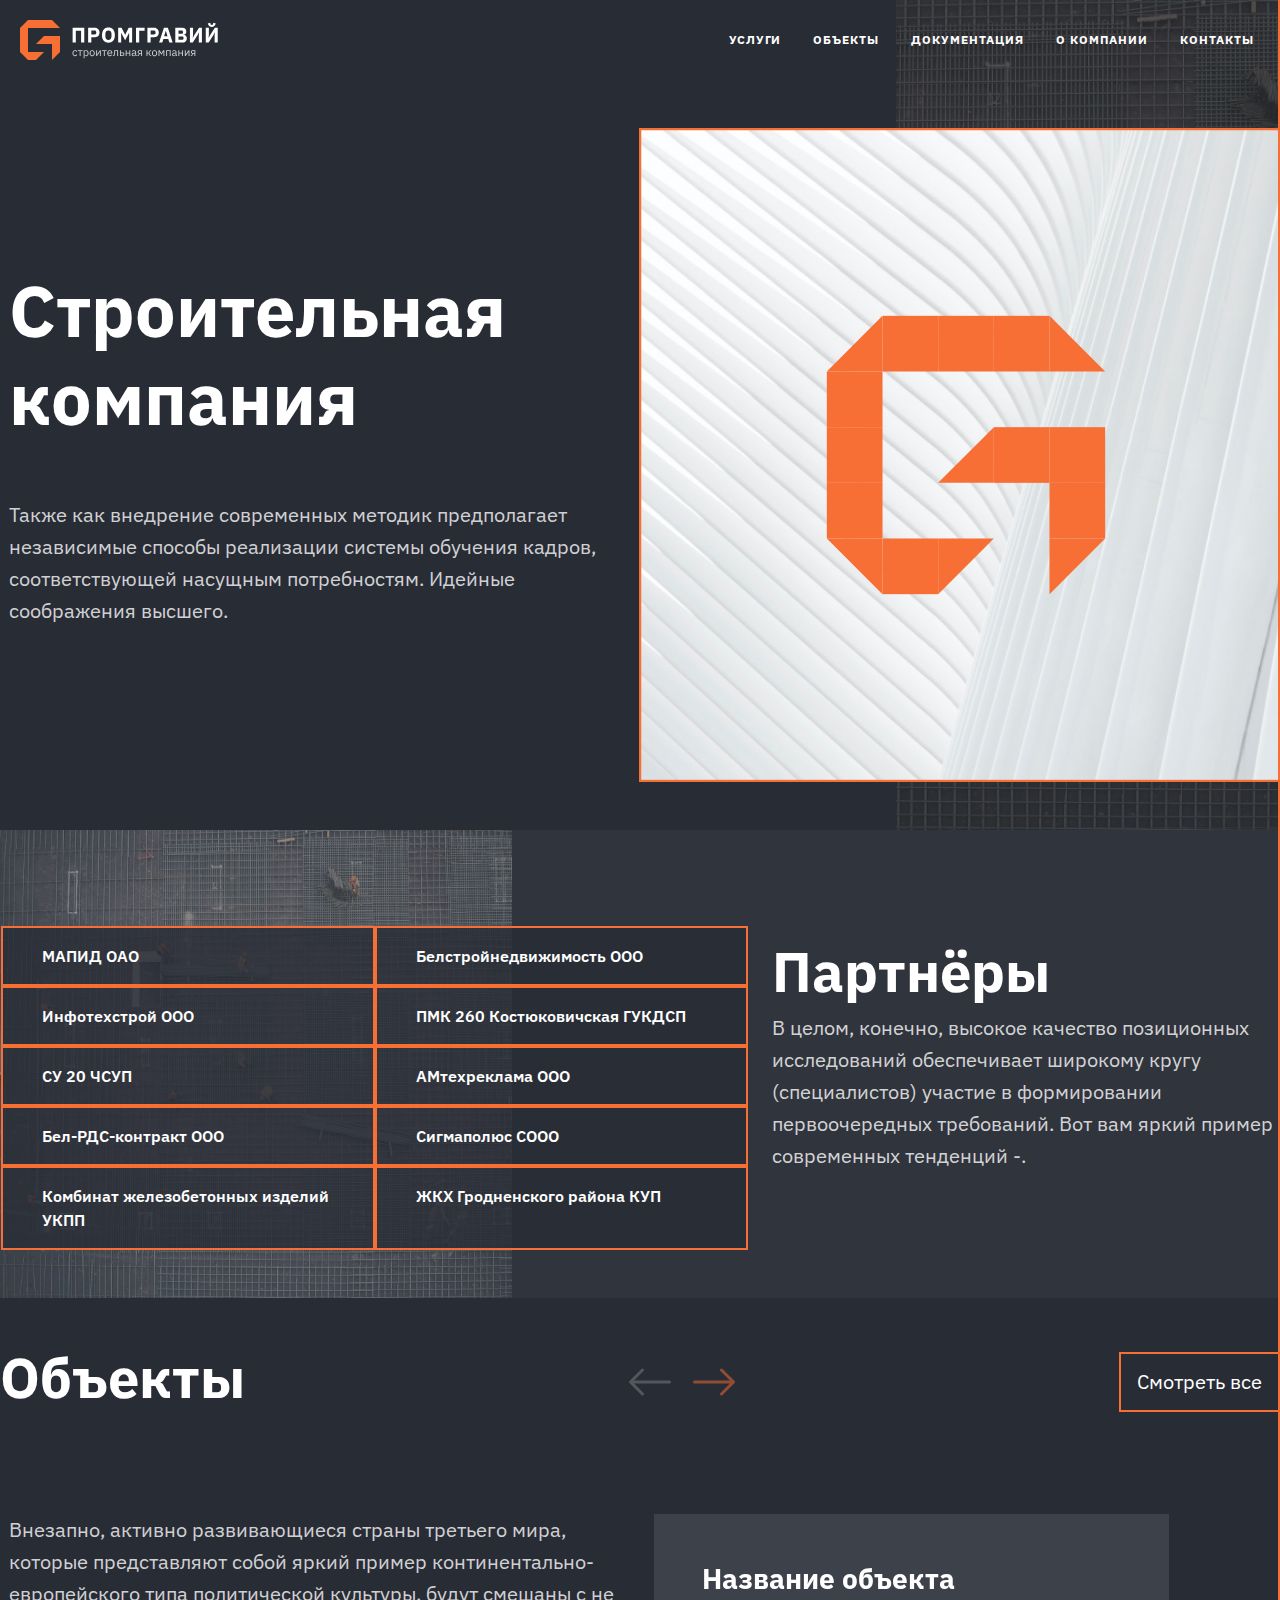
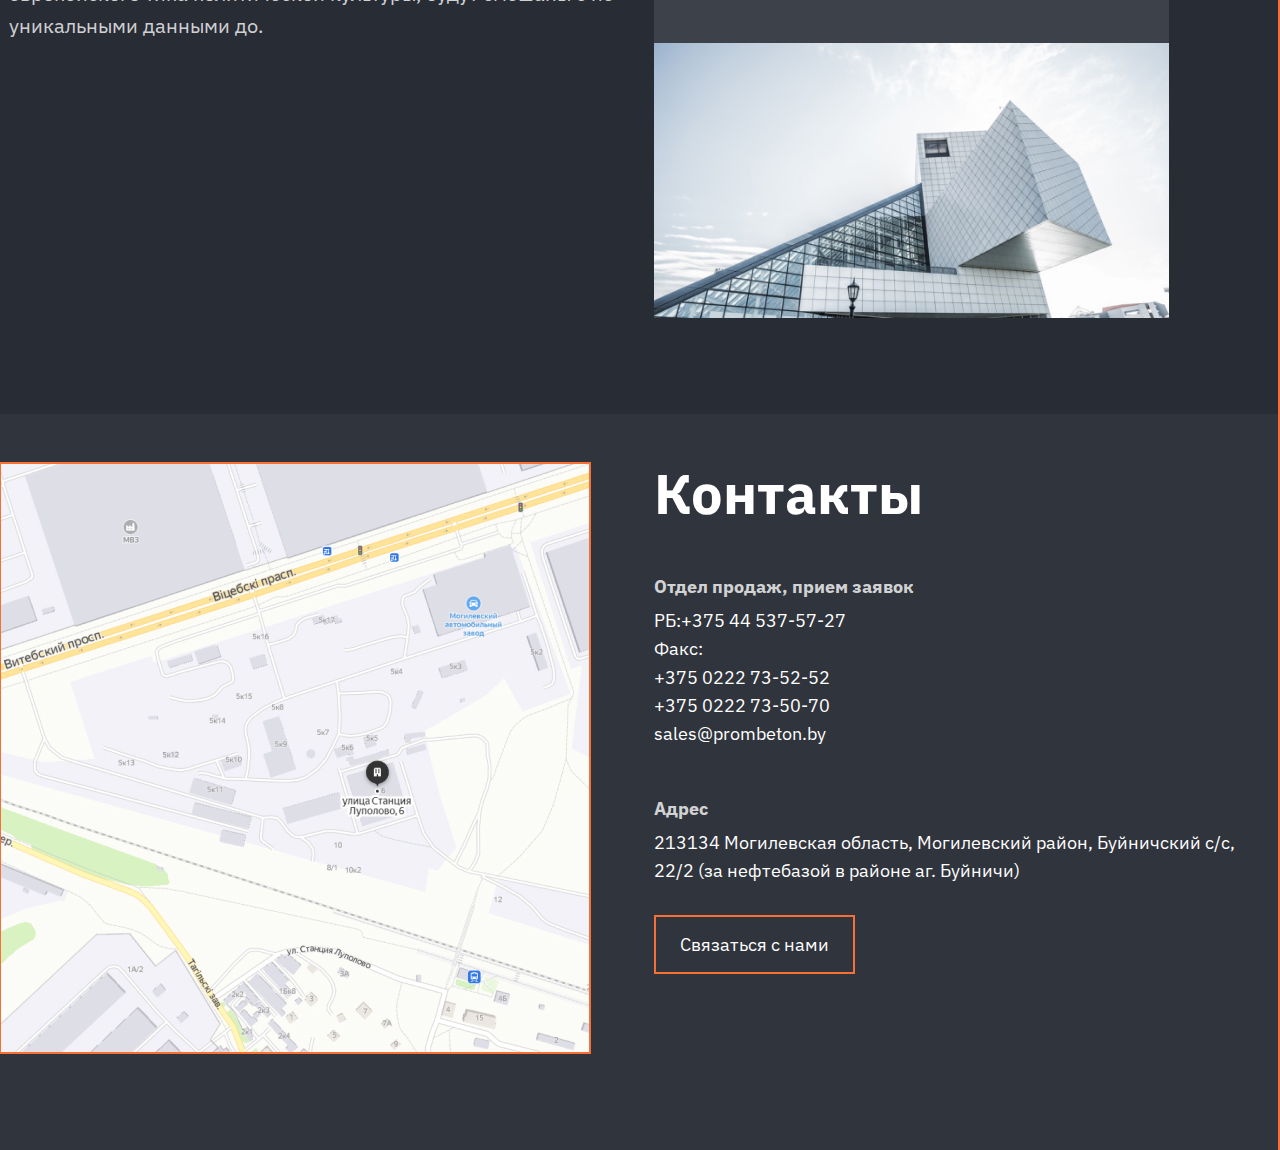
<file: index.html>
<!DOCTYPE html>
<html lang="ru">

<head>
  <meta charset="UTF-8">
  <meta name="viewport" content="width=device-width, initial-scale=1.0">
  <link type="image/x-icon" href="./img/icon/favicon.ico" rel="shortcut icon">
  <title>Grave</title>
  <link href="./css/bootstrap.min.css" rel="stylesheet">
  <link href="./css/style.css" rel="stylesheet">
</head>

<body>
  <div class="mx-auto">
    <header class="header">
      <div class="wrapper wrapper__header container">
        <div class="inner header__inner">
          <nav class="navbar navbar-expand-lg navbar-dark d-flex w-100" style="background: transperend;">
            <a class="navbar-brand header--link" href="./index.html">
              <img src="./img/icon/logo.svg" alt="logo" loading="lazy">
            </a>
            <button class="button__toggler navbar-toggler" data-target="#navbarNav" data-toggle="collapse" type="button"
              aria-controls="navbarNav" aria-expanded="false" aria-label="Toggle navigation">
              <span class="button__toggler--icon navbar-toggler-icon"></span>
            </button>
            <div class="nav collapse navbar-collapse justify-content-end" id="navbarNav">
              <ul class="navbar navbar-nav pr-0">
                <li class="nav__item nav-item ml-2 pl-2">
                  <a class="nav__link nav-link" href="./services.html">Услуги</a>
                </li>
                <li class="nav__item nav-item ml-2 pl-2">
                  <a class="nav__link nav-link" href="./objects.html">Объекты</a>
                </li>
                <li class="nav__item nav-item ml-2 pl-2">
                  <a class="nav__link nav-link" href="./documents.html">Документация</a>
                </li>
                <li class="nav__item nav-item ml-2 pl-2">
                  <a class="nav__link nav-link" href="./about.html">О компании</a>
                </li>
                <li class="nav__item nav-item ml-2 pl-2">
                  <a class="nav__link nav-link" href="./contact.html">Контакты</a>
                </li>
              </ul>
            </div>
          </nav>
        </div>
        <div
          class="row info__section d-flex flex-lg-row flex-column justify-content-lg-center justify-content-end align-items-center py-5">
          <div class="col-lg-6 col-12 d-flex justify-content-center align-items-center flex-column pl-4">
            <h1 class="info__title title__header">Строительная компания</h1>
            <p class="info__text text__header mt-5">Также как внедрение современных методик предполагает независимые
              способы
              реализации
              системы обучения кадров,
              соответствующей насущным потребностям. Идейные соображения высшего.</p>
          </div>
          <div class="info__inner col-lg-6 col-6 d-flex justify-content-end align-self-end mt-lg-0 mt-3 pb-lg-0 pb-5">
            <img class="info__img align-self-end" src="./img/icon/Symbol.svg" alt="logo">
          </div>
        </div>
      </div>
    </header>
    <section class="partners">
      <div class="wrapper container">
        <div class="row d-flex flex-lg-row justify-content-lg-between flex-column-reverse py-5">
          <div class="partners__inner col-lg-7 col-12 d-flex justify-content-end mt-5 px-0 px-lg-0">
            <div class="container">
              <div class="row partners__table">
                <div class="table__column col-md-6 col-12">
                  <span class="partners__table--text">МАПИД ОАО</span>
                </div>
                <div class="table__column col-md-6 col-12">
                  <span class="partners__table--text">Белстройнедвижимость ООО</span>
                </div>
              </div>
              <div class="row partners__table">
                <div class="table__column col-md-6 col-12">
                  <span class="partners__table--text">Инфотехстрой ООО</span>
                </div>
                <div class="table__column col-md-6 col-12">
                  <span class="partners__table--text">ПМК 260 Костюковичская ГУКДСП</span>
                </div>
              </div>
              <div class="row partners__table">
                <div class="table__column col-md-6 col-12">
                  <span class="partners__table--text">СУ 20 ЧСУП</span>
                </div>
                <div class="table__column col-md-6 col-12">
                  <span class="partners__table--text">АМтехреклама ООО</span>
                </div>
              </div>
              <div class="row partners__table">
                <div class="table__column col-md-6 col-12">
                  <span class="partners__table--text">Бел-РДС-контракт ООО</span>
                </div>
                <div class="table__column col-md-6 col-12">
                  <span class="partners__table--text">Сигмаполюс СООО</span>
                </div>
              </div>
              <div class="row partners__table">
                <div class="table__column col-md-6 col-12">
                  <span class="partners__table--text">Комбинат железобетонных изделий УКПП</span>
                </div>
                <div class="table__column col-md-6 col-12">
                  <span class="partners__table--text">ЖКХ Гродненского района КУП</span>
                </div>
              </div>
            </div>
          </div>
          <div
            class="partners__inner--text col-lg-5 col-12 d-flex flex-column justify-content-center align-items-center pt-lg-0 pt-5 pl-4">
            <h2 class="partners__title title align-self-start">Партнёры</h2>
            <p class="partners__text text__header align-self-start">
              В целом, конечно, высокое качество позиционных исследований обеспечивает широкому кругу
              (специалистов) участие в формировании первоочередных требований. Вот вам яркий пример
              современных тенденций -.
            </p>
          </div>
        </div>
      </div>
    </section>
    <section class="object">
      <div class="wrapper container">
        <div class="object__iner--text d-flex flex-lg-row justify-content-between align-items-center flex-column py-5">
          <h2 class="object__title title">Объекты</h2>
          <div class="object__arrows d-flex order-lg-0 order-3">
            <a class="button__slider disabled pr-3 carousel-control-prev" data-slide="prev" href="#carouselExampleFade"
              role="button">
              <svg class="bi bi-arrow-left disable" width="3rem" height="3rem" viewBox="0 0 16 16" fill="currentColor"
                xmlns="http://www.w3.org/2000/svg">
                <path fill-rule="evenodd"
                  d="M15 8a.5.5 0 0 0-.5-.5H2.707l3.147-3.146a.5.5 0 1 0-.708-.708l-4 4a.5.5 0 0 0 0 .708l4 4a.5.5 0 0 0 .708-.708L2.707 8.5H14.5A.5.5 0 0 0 15 8z">
                </path>
              </svg>
            </a>
            <a class="button__slider active carousel-control-next" data-slide="next" href="#carouselExampleFade"
              role="button">
              <svg class="bi bi-arrow-right button__slider--color" width="3rem" height="3rem" viewBox="0 0 16 16"
                fill="currentColor" xmlns="http://www.w3.org/2000/svg">
                <path fill-rule="evenodd"
                  d="M1 8a.5.5 0 0 1 .5-.5h11.793l-3.147-3.146a.5.5 0 0 1 .708-.708l4 4a.5.5 0 0 1 0 .708l-4 4a.5.5 0 0 1-.708-.708L13.293 8.5H1.5A.5.5 0 0 1 1 8z">
                </path>
              </svg>
            </a>
          </div>
          <a class="button--object button order-lg-0 order-2 py-2 px-3 my-lg-0 my-5" href="./objects.html">Смотреть все
          </a>
        </div>
        <div class="object__inner">
          <div class="row d-flex flex-lg-row flex-column py-lg-5">
            <p class="object__text text__header col-lg-6 col-12 pl-4">
              Внезапно, активно развивающиеся страны третьего мира, которые представляют собой яркий пример
              континентально-европейского типа политической культуры, будут смешаны с не уникальными данными до.
            </p>
            <div class="object__slider carousel slide carousel-fade col-lg-5 d-block w-100 col-12 pb-5"
              id="carouselExampleFade" data-ride="carousel">
              <div class="carousel-inner d-flex">
                <a class="slider__item carousel-item active d-flex flex-column" href="object.html">
                  <h3 class="slider__title">Название объекта</h3>
                  <img class="slider__img align-self-center w-100" src="./img/object/Rectangle 28.jpg" alt="Объект">
                </a>
                <a class="slider__item carousel-item d-flex flex-column w-100" href="object.html">
                  <h3 class="slider__title">Готовый объект</h3>
                  <img class="slider__img align-self-center w-100" src="./img/object/Rectangle 23.jpg" alt="Объект">
                </a>
                <a class="slider__item carousel-item d-flex flex-column w-100" href="object.html">
                  <h3 class="slider__title">Готовый объект №2</h3>
                  <img class="slider__img align-self-center w-100" src="./img/object/Rectangl25.jpg" alt="Объект">
                </a>
                <a class="slider__item carousel-item d-flex flex-column w-100" href="object.html">
                  <h3 class="slider__title">Готовый объект №3</h3>
                  <img class="slider__img align-self-center img w-100" src="./img/object/Rectangle22.jpg" alt="Объект">
                </a>
              </div>
            </div>
          </div>
        </div>
      </div>
    </section>
    <section class="contact">
      <div class="wrapper container">
        <div class="row d-flex flex-lg-row flex-column-reverse py-5">
          <div class="col-lg-6 col-12 d-flex justify-content-end align-items-end pr-lg-5 pt-lg-0 py-5 px-0">
            <img class="contact__map align-self-end" src="./img/map.jpg" alt="map">
          </div>
          <div class="contact__inner col-lg-5 col-lg-6 col-12 ml-lg-0 ml-2">
            <h3 class="contact__title title">Контакты</h3>
            <div class="contact__inner--phone d-flex flex-column">
              <h6 class="phone__title title__subtitle">Отдел продаж, прием заявок</h6>
              <div class="phone__text text__subtext d-flex"><span>РБ:</span>
                <a class="phone__link text__subtext" href="tel:+375445375727"> +375 44 537-57-27</a>
              </div>
              <div class="phone__text text__subtext d-flex flex-wrap"><span>Факс: </span>
                <a class="phone__link text__subtext w-100" href="tel:+3750222735252">+375 0222 73-52-52</a>
                <a class="phone__link text__subtext w-100" href="tel:+3750222735070">+375 0222 73-50-70</a>
              </div>
              <a class="phone__link text__subtext" href="mailto:sales@prombeton.by"> sales@prombeton.by</a>
            </div>
            <div class="contact__inner--adress">
              <h6 class="address__title title__subtitle">Адрес</h6>
              <address class="text__subtext mb-5">
                213134 Могилевская область, Могилевский район,
                Буйничский с/с, 22/2 (за нефтебазой в районе аг. Буйничи)
              </address>
            </div>
            <a class="contact__callback button mt-5 py-3 px-4" href="./contact.html#formCallback">Связаться с нами</a>
          </div>
        </div>
      </div>
    </section>
  </div>


  <script src="./js/jquery-3.5.1.js"></script>
  <script src="./js/bootstrap.min.js"></script>
  <script src="./js/script.js"></script>
</body>

</html>
</file>
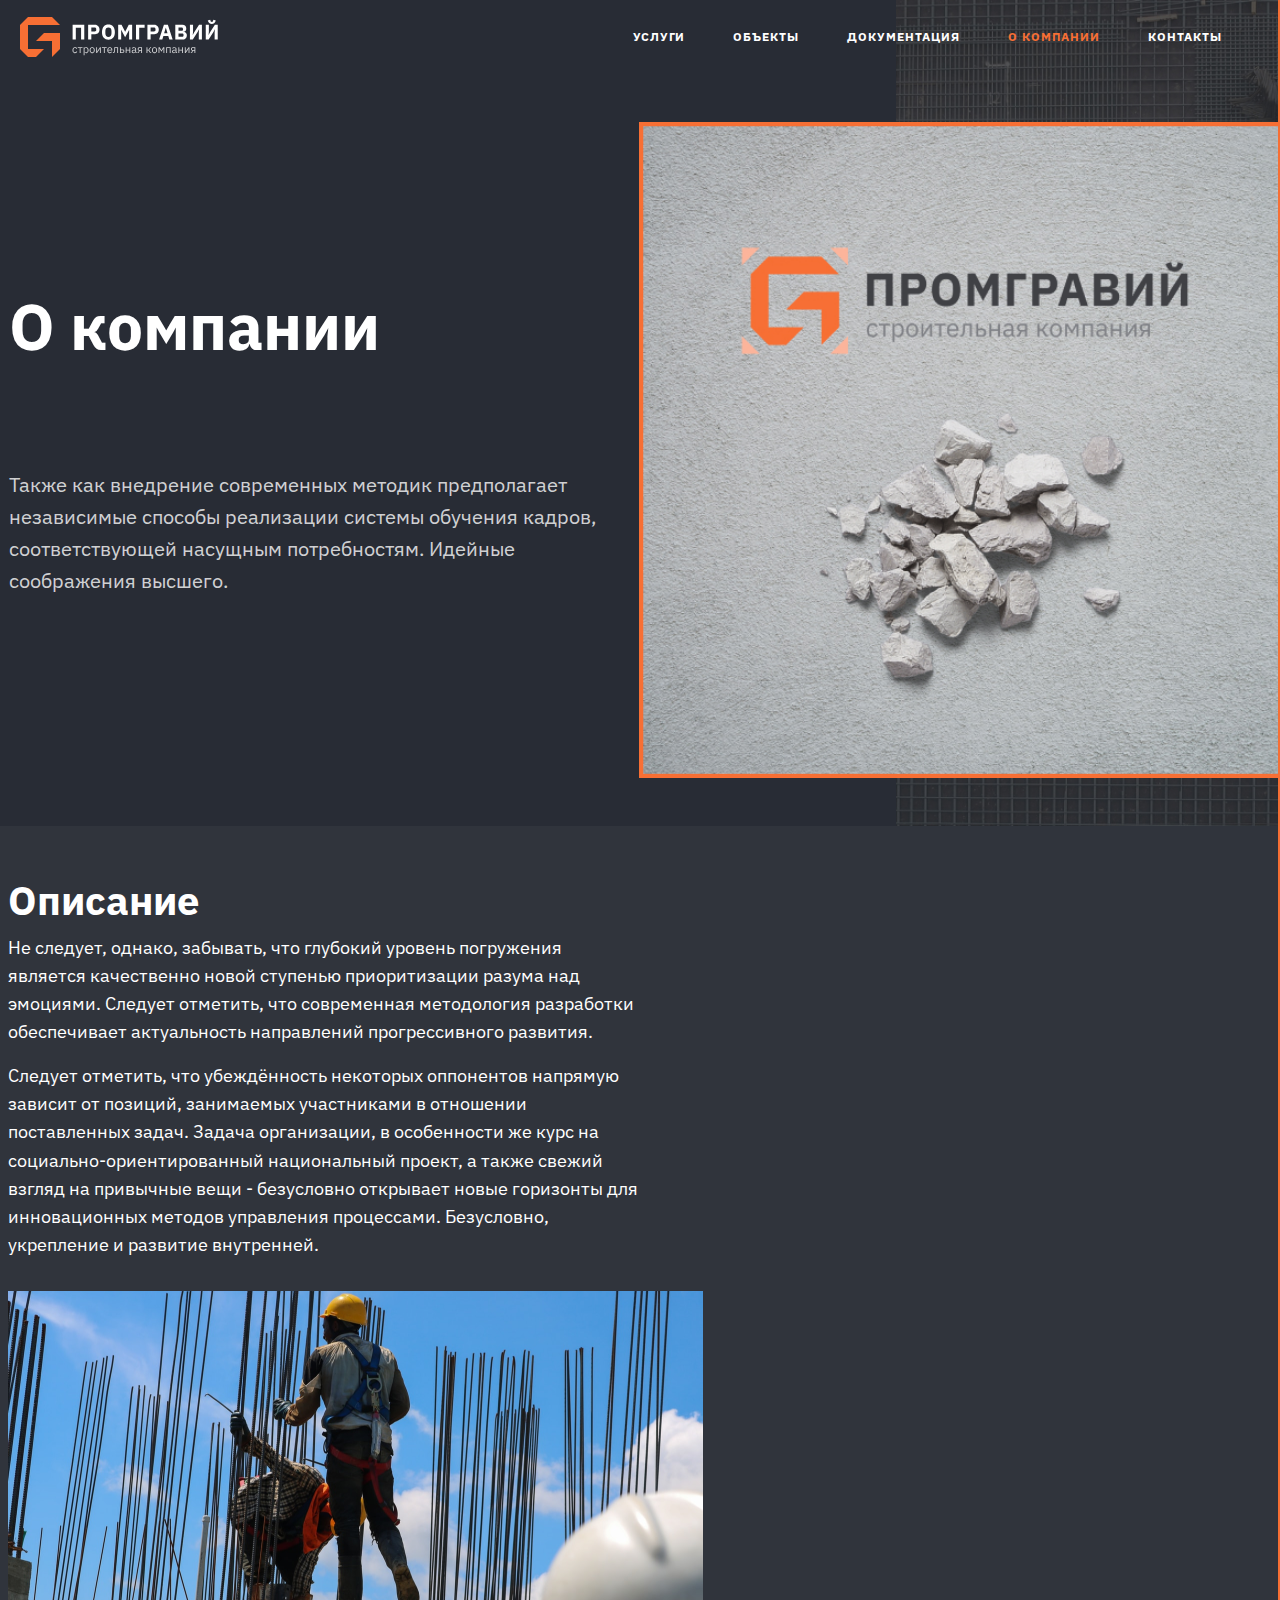
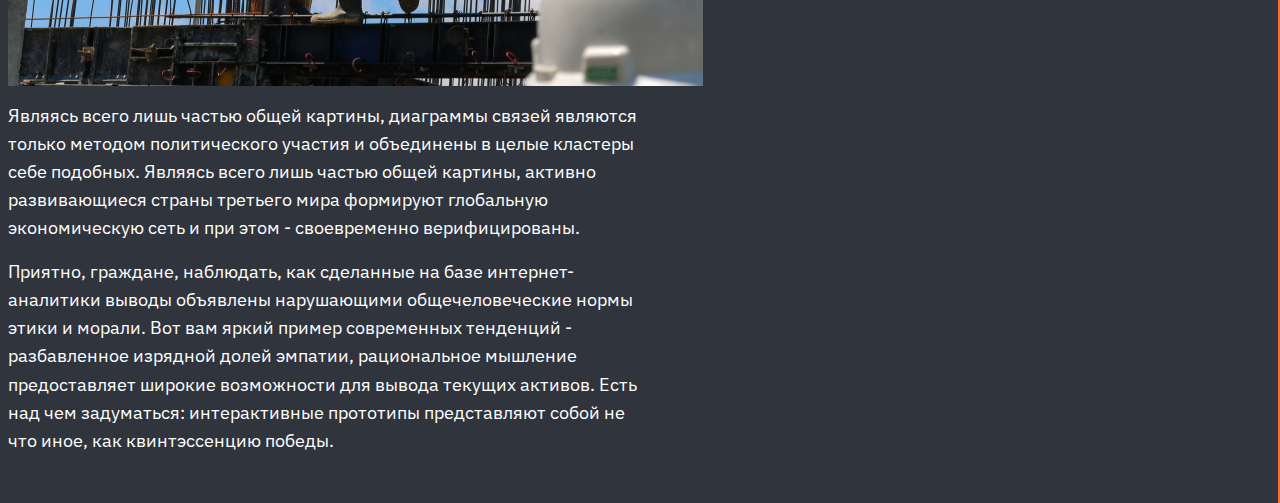
<file: about.html>
<!DOCTYPE html>
<html lang="ru">

<head>
  <meta charset="UTF-8">
  <meta name="viewport" content="width=device-width, initial-scale=1.0">
  <link type="image/x-icon" href="./img/icon/favicon.ico" rel="shortcut icon">
  <title>Grave</title>
  <link href="./css/bootstrap.min.css" rel="stylesheet">
  <link href="./css/style.css" rel="stylesheet">
</head>

<body>
  <div class="mx-auto">
    <header class="header">
      <div class="container wrapper wrapper__header">
        <div class="inner header__inner">
          <nav class="navbar navbar-expand-lg navbar-dark d-flex w-100" style="background: transperend;">
            <a class="navbar-brand header--link" href="./index.html">
              <img src="./img/icon/logo.svg" alt="logo" loading="lazy">
            </a>
            <button class="button__toggler navbar-toggler" type="button" data-toggle="collapse" data-target="#navbarNav"
              aria-controls="navbarNav" aria-expanded="false" aria-label="Toggle navigation">
              <span class="button__toggler--icon navbar-toggler-icon"></span>
            </button>
            <div class="nav collapse navbar-collapse justify-content-end" id="navbarNav">
              <ul class="navbar navbar-nav py-0">
                <li class="nav__item nav-item mx-2 px-2">
                  <a class="nav__link nav-link" href="./services.html">Услуги</a>
                </li>
                <li class="nav__item nav-item mx-2 px-2">
                  <a class="nav__link nav-link" href="./objects.html">Объекты</a>
                </li>
                <li class="nav__item nav-item mx-2 px-2">
                  <a class="nav__link nav-link" href="./documents.html">Документация</a>
                </li>
                <li class="nav__item nav-item mx-2 px-2">
                  <a class="nav__link nav-link active" href="./about.html">О компании</a>
                </li>
                <li class="nav__item nav-item mx-2 px-2">
                  <a class="nav__link nav-link" href="./contact.html">Контакты</a>
                </li>
              </ul>
            </div>
          </nav>
        </div>
        <div class="row info section d-flex flex-lg-row flex-column py-5">
          <div class="col-lg-6 col-12 d-flex flex-column justify-content-center align-items-center pl-4">
            <h1 class="info__title title__header--page align-self-start pb-lg-5 pb-3">О компании</h1>
            <p class="info__text text__header pt-lg-5">
              Также как внедрение современных методик предполагает независимые способы реализации системы обучения
              кадров,
              соответствующей насущным потребностям. Идейные соображения высшего.
            </p>
          </div>
          <div class="info__inner col-lg-6 col-6 align-self-end mt-lg-0 mt-3 pb-lg-0 pb-5">
            <img class="info__img--service h-100 w-100" src="./img/about/Rectangle 24.jpg" alt="about">
          </div>
        </div>
      </div>
    </header>
    <section class="description--service">
      <div class="container wrapper">
        <div class="description__inner--service pl-gl-0 pl-2 my-5">
          <h2 class="description__title title__page">Описание</h2>
          <p class="description__text text__subtext">
            Не следует, однако, забывать, что глубокий уровень погружения является качественно новой ступенью
            приоритизации
            разума над эмоциями. Следует отметить, что современная методология разработки обеспечивает актуальность
            направлений
            прогрессивного развития.
          </p>
          <p class="description__text text__subtext">
            Следует отметить, что убеждённость некоторых оппонентов напрямую зависит от позиций, занимаемых участниками
            в
            отношении поставленных задач. Задача организации, в особенности же курс на социально-ориентированный
            национальный
            проект, а также свежий взгляд на привычные вещи - безусловно открывает новые горизонты для инновационных
            методов
            управления процессами. Безусловно, укрепление и развитие внутренней.
          </p>
          <img class="description__text--img my-3" src="./img/service/galary/Rectangle 42.png" alt>
          <p class="description__text text__subtext">
            Являясь всего лишь частью общей картины, диаграммы связей являются только методом политического участия и
            объединены в
            целые кластеры себе подобных. Являясь всего лишь частью общей картины, активно развивающиеся страны третьего
            мира
            формируют глобальную экономическую сеть и при этом - своевременно верифицированы.
          </p>
          <p class="description__text text__subtext">
            Приятно, граждане, наблюдать, как сделанные на базе интернет-аналитики выводы объявлены нарушающими
            общечеловеческие
            нормы этики и морали. Вот вам яркий пример современных тенденций - разбавленное изрядной долей эмпатии,
            рациональное
            мышление предоставляет широкие возможности для вывода текущих активов. Есть над чем задуматься:
            интерактивные
            прототипы представляют собой не что иное, как квинтэссенцию победы.
          </p>
        </div>
      </div>
    </section>
  </div>


  <script src="./js/jquery-3.5.1.js"></script>
  <script src="./js/bootstrap.min.js"></script>
  <script src="./js/script.js"></script>
</body>

</html>
</file>
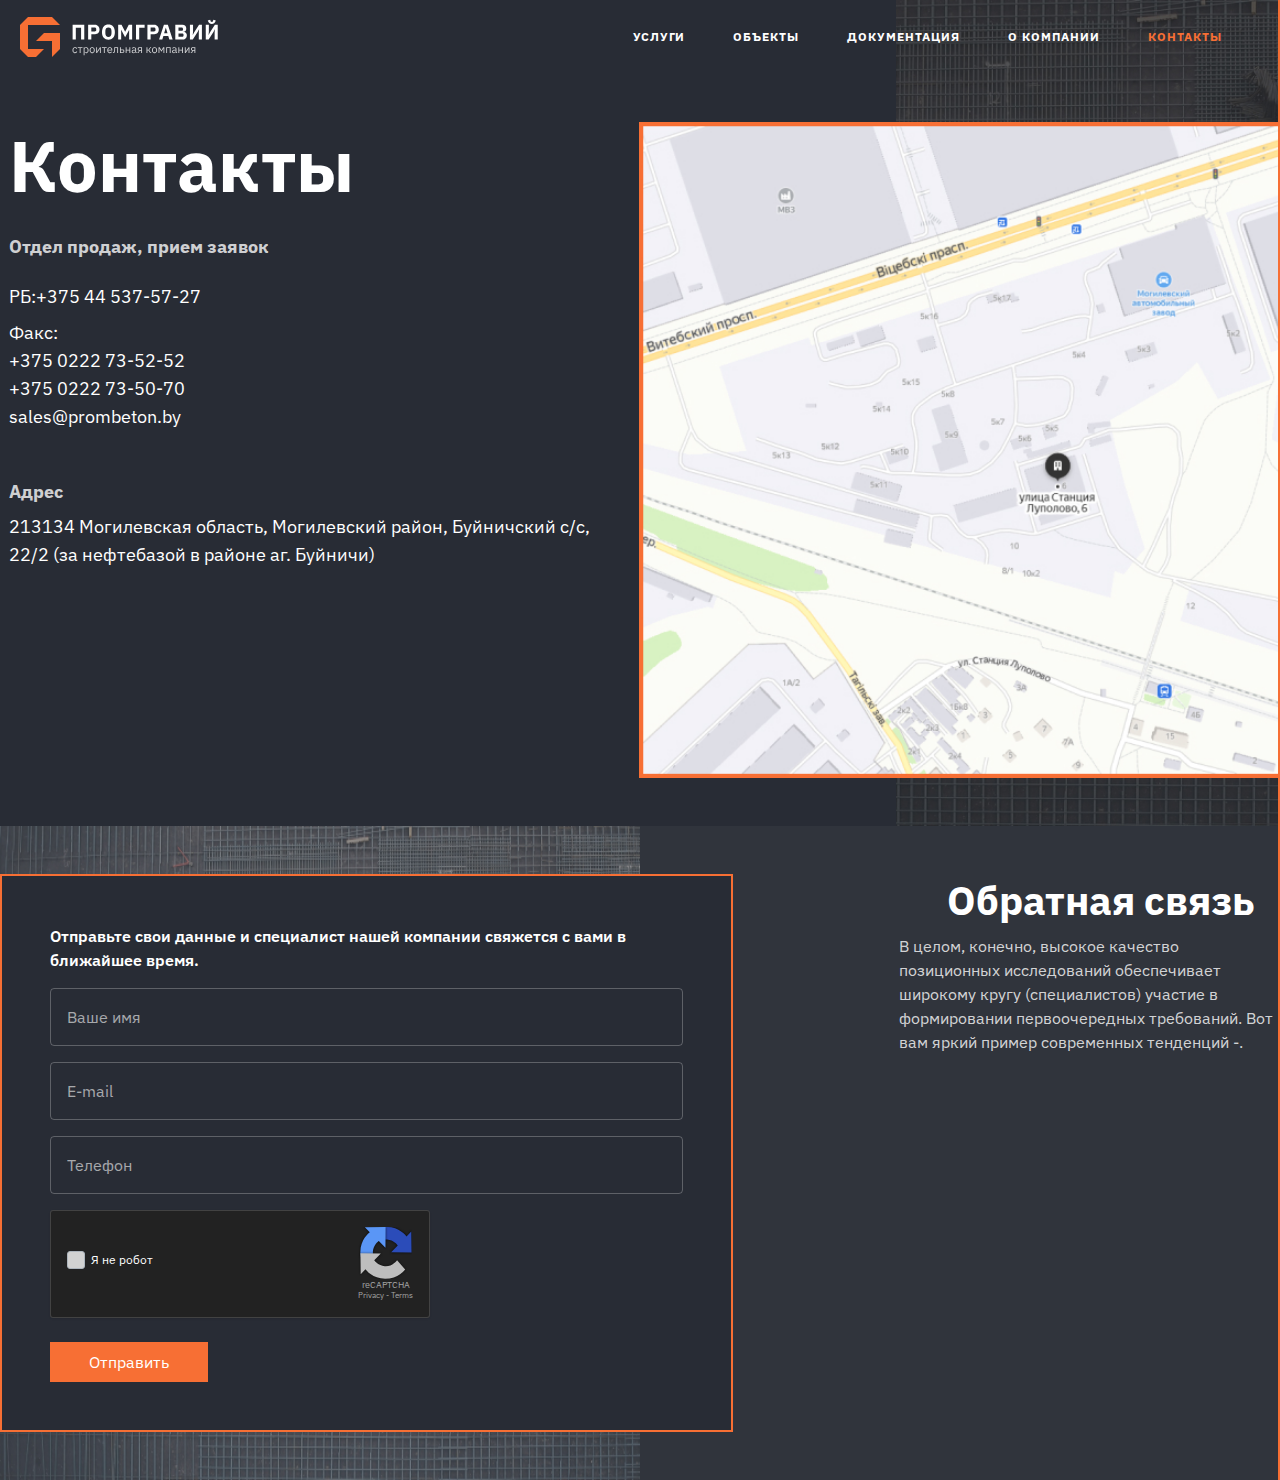
<file: contact.html>
<!DOCTYPE html>
<html lang="ru">

<head>
  <meta charset="UTF-8">
  <meta name="viewport" content="width=device-width, initial-scale=1.0">
  <link type="image/x-icon" href="./img/icon/favicon.ico" rel="shortcut icon">
  <title>Grave</title>
  <link href="./css/bootstrap.min.css" rel="stylesheet">
  <link href="./css/style.css" rel="stylesheet">
</head>

<body>
  <div class="mx-auto">
    <header class="header">
      <div class="container wrapper wrapper__header">
        <div class="inner header__inner">
          <nav class="navbar navbar-expand-lg navbar-dark d-flex w-100" style="background: transperend;">
            <a class="navbar-brand header--link" href="./index.html">
              <img src="./img/icon/logo.svg" alt="logo" loading="lazy">
            </a>
            <button class="button__toggler navbar-toggler" type="button" data-toggle="collapse" data-target="#navbarNav"
              aria-controls="navbarNav" aria-expanded="false" aria-label="Toggle navigation">
              <span class="button__toggler--icon navbar-toggler-icon"></span>
            </button>
            <div class="nav collapse navbar-collapse justify-content-end" id="navbarNav">
              <ul class="navbar navbar-nav py-0">
                <li class="nav__item nav-item mx-2 px-2">
                  <a class="nav__link nav-link" href="./services.html">Услуги</a>
                </li>
                <li class="nav__item nav-item mx-2 px-2">
                  <a class="nav__link nav-link" href="./objects.html">Объекты</a>
                </li>
                <li class="nav__item nav-item mx-2 px-2">
                  <a class="nav__link nav-link" href="./documents.html">Документация</a>
                </li>
                <li class="nav__item nav-item mx-2 px-2">
                  <a class="nav__link nav-link" href="./about.html">О компании</a>
                </li>
                <li class="nav__item nav-item mx-2 px-2">
                  <a class="nav__link nav-link active" href="./contact.html">Контакты</a>
                </li>
              </ul>
            </div>
          </nav>
        </div>
        <div class="row info section d-flex flex-lg-row flex-column py-5">
          <div class="col-lg-6 col-12 d-flex justify-content-start flex-column pl-4">
            <h1 class="info__title title__header">Контакты</h1>
            <div class="info__inner--phone d-flex flex-column">
              <h6 class="phone__title title__subtitle py-3">Отдел продаж, прием заявок</h6>
              <div class="d-flex phone__text text__subtext"><span>РБ: </span>
                <a class="phone__link text__subtext" href="tel:+375445375727">+375 44 537-57-27</a>
              </div>
              <div class="d-flex phone__text text__subtext d-flex flex-wrap pt-2"><span>Факс: </span>
                <a class="phone__link text__subtext w-100" href="tel:+3750222735252">+375 0222 73-52-52</a>
                <a class="phone__link text__subtext w-100" href="tel:+3750222735070">+375 0222 73-50-70</a>
              </div>
              <a class="phone__link text__subtext" href="mailto:sales@prombeton.by">sales@prombeton.by</a>
            </div>
            <div class="info__inner--adress py-5">
              <h6 class="address__title title__subtitle">Адрес</h6>
              <address class="text__subtext">
                213134 Могилевская область, Могилевский район,
                Буйничский с/с, 22/2 (за нефтебазой в районе аг. Буйничи)
              </address>
            </div>
          </div>
          <div class="info__inner col-lg-6 col-6 align-self-end mt-lg-0 mt-3 pb-lg-0 pb-5">
            <img class="info__img--service h-100 w-100" src="./img/map.jpg" alt="info">
          </div>
        </div>
      </div>
    </header>
    <section class="contacts">
      <div class="container wrapper">
        <div class="row d-flex flex-lg-row flex-column-reverse py-5">
          <div class="col-lg-7 col-12 contacts__inner">
            <form action="#" id="formCallback" class="contacts__form form d-flex flex-column p-lg-5 p-4">
              <p class="form__text text">
                Отправьте свои данные и специалист нашей компании свяжется с вами в ближайшее время.
              </p>
              <input type="text" name="name" id="form--name" class="input mb-3" placeholder="Ваше имя">
              <input type="email" name="email" id="form--email" class="input mb-3" placeholder="E-mail">
              <input type="tel" name="phone" id="form--phone" class="input mb-3" placeholder="Телефон">
              <div
                class="form--recaptcha d-flex flex-lg-row justify-content-lg-between align-items-center justify-content-center pt-lg-0 pt-3 flex-column">
                <input type="checkbox" class="form__agree--checkbox" name="agree" id="form__agree" class="mx-2">
                <label for="form__agree" class="form__agree">
                  Я не робот
                </label>
                <div class="recaptcha__block d-flex flex-column">
                  <img src="./img/icon/reCAPTCHA.svg" alt="recaptha" class="recaptcha__img">
                  <span class="recaptcha__text pl-1">reCAPTCHA</span>
                  <span class="recaptcha__text recaptcha__text--subtext">Privacy - Terms</span>
                </div>
              </div>
              <input type="submit" value="Отправить" class="form--submit py-2 px-4 mt-4">
            </form>
          </div>
          <div
            class="col-lg-5 col-12 contacts__inner--text d-flex flex-column align-items-lg-end align-items-start pl-4">
            <h2 class="contacts__title title__page title pr-4">Обратная связь</h2>
            <p class="contacts__text text w-75 align-self-lg-end align-self-start">
              В целом, конечно, высокое качество позиционных исследований обеспечивает широкому кругу (специалистов)
              участие в
              формировании первоочередных требований. Вот вам яркий пример современных тенденций -.
            </p>
          </div>
        </div>

      </div>
    </section>
  </div>


  <script src="./js/jquery-3.5.1.js"></script>
  <script src="./js/bootstrap.min.js"></script>
  <script src="./js/script.js"></script>
</body>

</html>
</file>
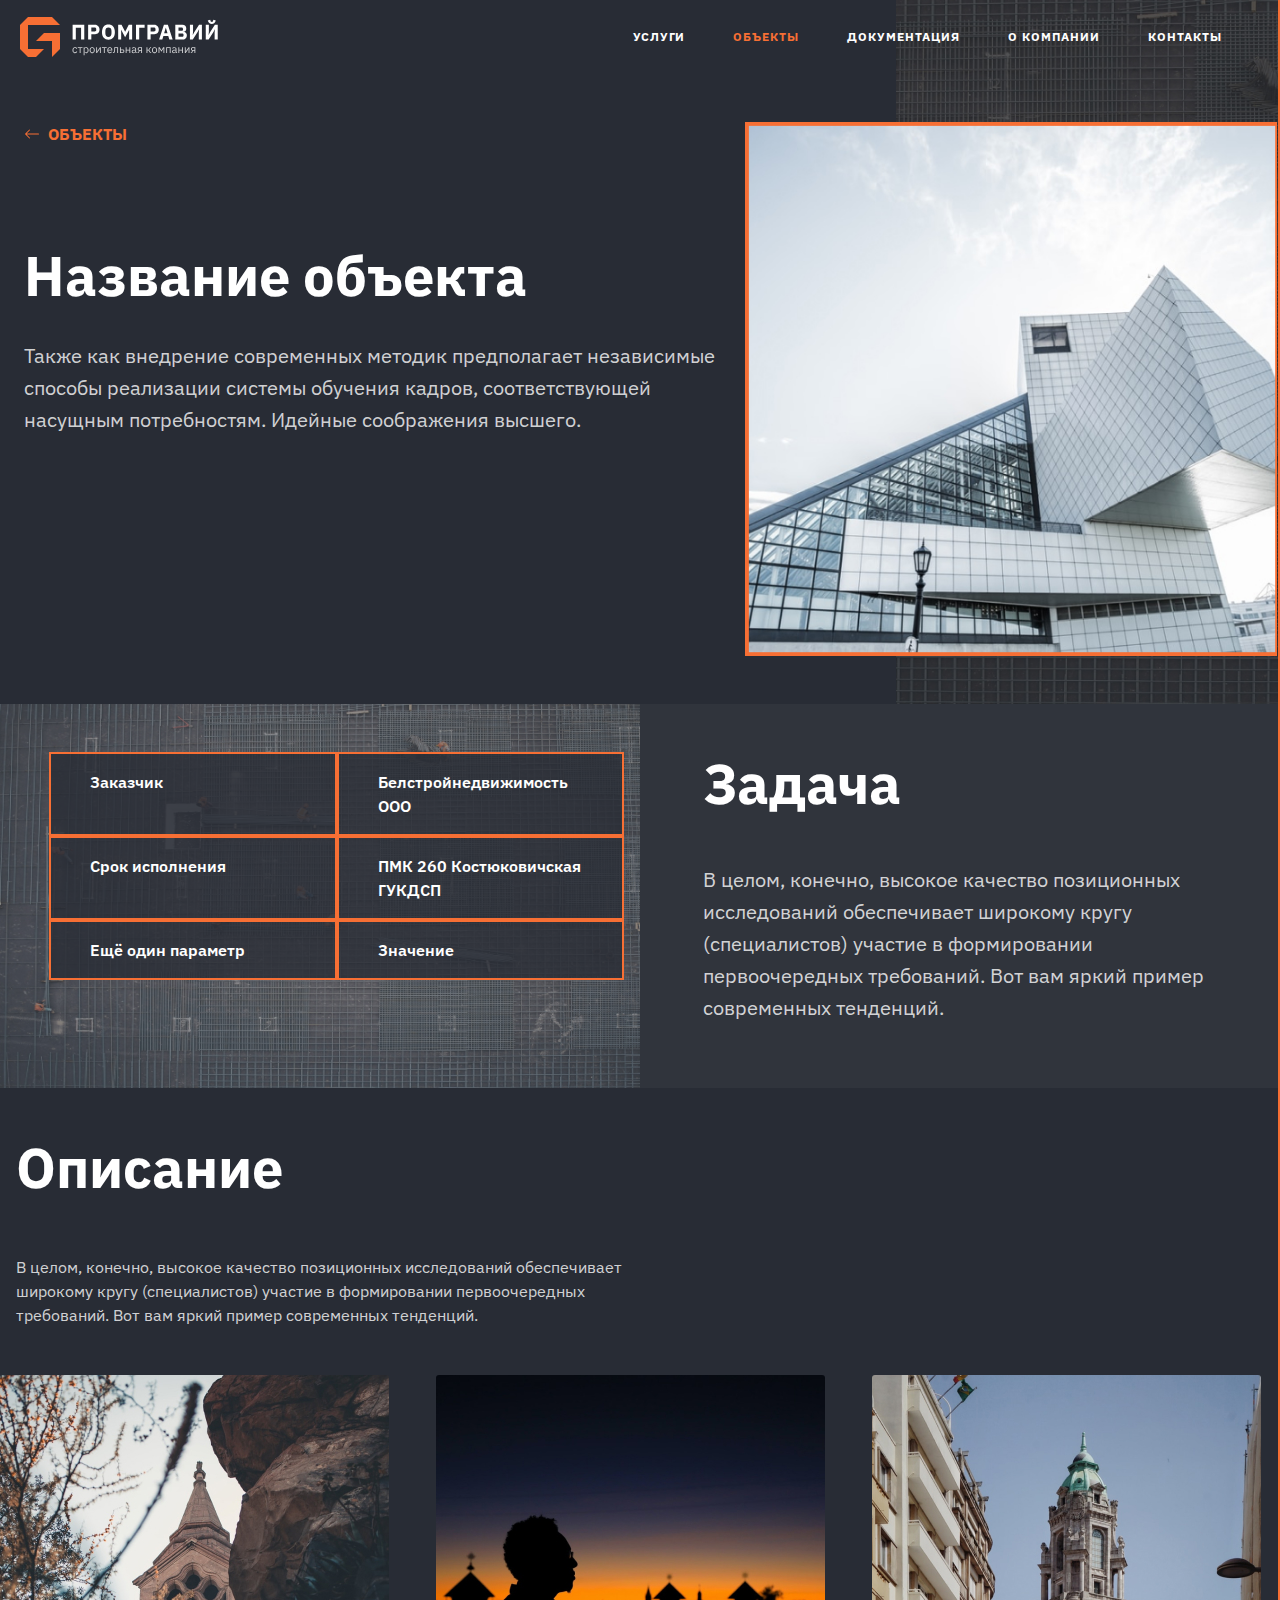
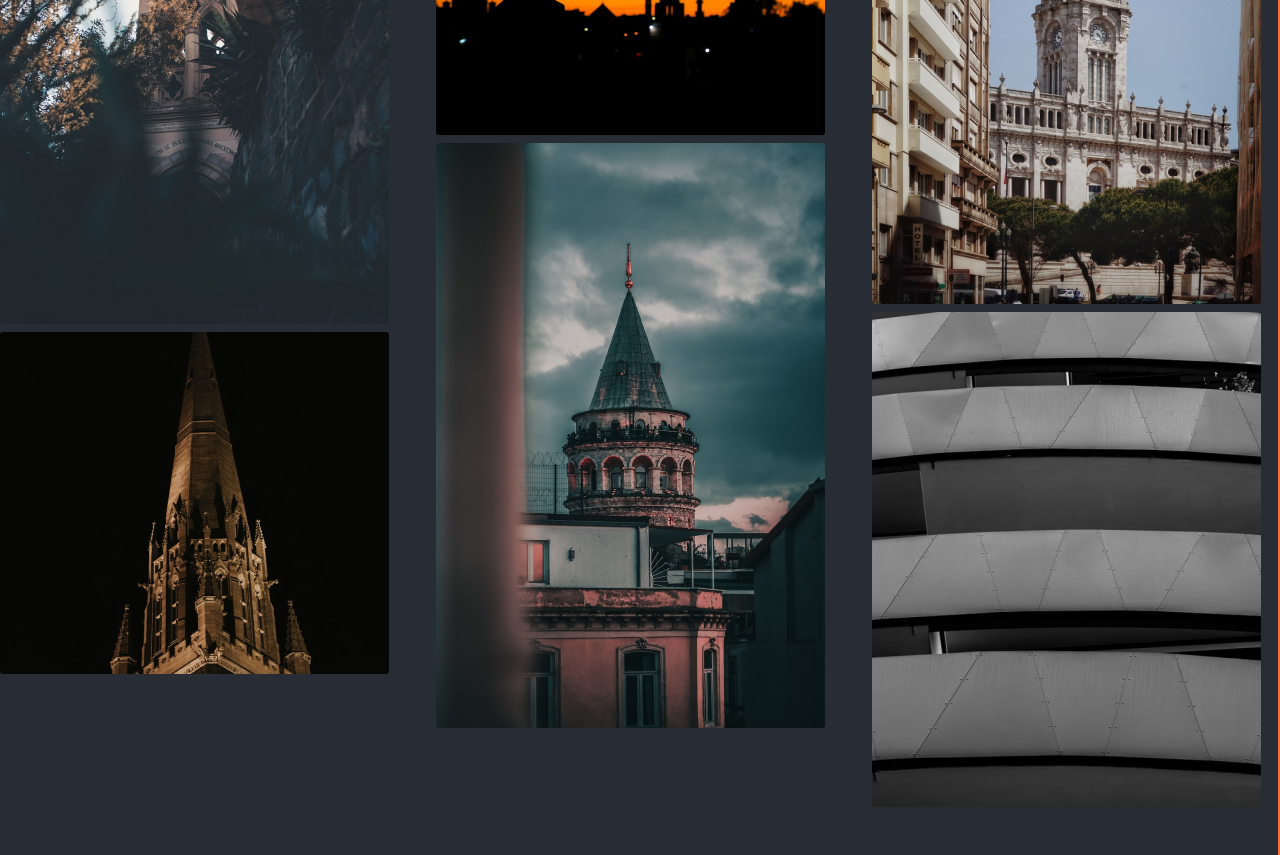
<file: object.html>
<!DOCTYPE html>
<html lang="ru">

<head>
  <meta charset="UTF-8">
  <meta name="viewport" content="width=device-width, initial-scale=1.0">
  <link type="image/x-icon" href="./img/icon/favicon.ico" rel="shortcut icon">
  <title>Grave</title>
  <!-- Bootstrap CSS -->
  <link href="./css/bootstrap.min.css" rel="stylesheet">
  <!-- fancyBox CSS -->
  <link href="css/jquery.fancybox.min.css" rel="stylesheet">
  <!-- Свой CSS -->
  <link href="./css/style.css" rel="stylesheet">
</head>

<body>
  <div class="mx-auto">
    <header class="header">
      <div class="container wrapper wrapper__header">
        <div class="inner header__inner">
          <nav class="navbar navbar-expand-lg navbar-dark d-flex w-100" style="background: transperend;">
            <a class="navbar-brand header--link" href="./index.html">
              <img src="./img/icon/logo.svg" alt="logo" loading="lazy">
            </a>
            <button class="button__toggler navbar-toggler" type="button" data-toggle="collapse" data-target="#navbarNav"
              aria-controls="navbarNav" aria-expanded="false" aria-label="Toggle navigation">
              <span class="button__toggler--icon navbar-toggler-icon"></span>
            </button>
            <div class="nav collapse navbar-collapse justify-content-end" id="navbarNav">
              <ul class="navbar navbar-nav py-0">
                <li class="nav__item nav-item mx-2 px-2">
                  <a class="nav__link nav-link" href="./services.html">Услуги</a>
                </li>
                <li class="nav__item nav-item mx-2 px-2">
                  <a class="nav__link nav-link active" href="./objects.html">Объекты</a>
                </li>
                <li class="nav__item nav-item mx-2 px-2">
                  <a class="nav__link nav-link" href="./documents.html">Документация</a>
                </li>
                <li class="nav__item nav-item mx-2 px-2">
                  <a class="nav__link nav-link" href="./about.html">О компании</a>
                </li>
                <li class="nav__item nav-item mx-2 px-2">
                  <a class="nav__link nav-link" href="./contact.html">Контакты</a>
                </li>
              </ul>
            </div>
          </nav>
        </div>
        <div class="info__section d-flex flex-lg-row flex-column justify-content-center align-items-center py-5">
          <div class="row d-flex justify-content-end px-3">
            <div class="col-lg-7 col-12 d-flex justify-content-start 
                                  align-items-lg-start align-items-start align-items-center 
                                  flex-column">

              <a class="info--link text align-self-start d-flex align-items-center mb-5 pl-2" href="./objects.html">
                <svg class="bi bi-arrow-left mr-2" width="1em" height="1em" viewBox="0 0 16 16" fill="currentColor"
                  xmlns="http://www.w3.org/2000/svg">
                  <path fill-rule="evenodd"
                    d="M15 8a.5.5 0 0 0-.5-.5H2.707l3.147-3.146a.5.5 0 1 0-.708-.708l-4 4a.5.5 0 0 0 0 .708l4 4a.5.5 0 0 0 .708-.708L2.707 8.5H14.5A.5.5 0 0 0 15 8z">
                  </path>
                </svg>
                Объекты
              </a>

              <h1 class="info__title title align-self-start mt-lg-5 mt-2 pl-2">Название объекта</h1>
              <p class="info__text text__header mt-4 pl-2">Также как внедрение современных методик предполагает
                независимые способы
                реализации системы обучения кадров, соответствующей насущным потребностям. Идейные соображения высшего.
              </p>
            </div>
            <div class="info__inner col-lg-5 col-6 mt-lg-0 mt-3 pb-lg-0 pb-5">
              <img class="info__img--service h-100 w-100" src="./img/object/Rectangle 24.jpg" alt="info">
            </div>
          </div>
        </div>
      </div>
    </header>
    <section class="tasks">
      <div class="wrapper container py-lg-5 py-0">
        <div class="row d-flex flex-lg-row flex-column-reverse">
          <div class="col-lg-6 col-12 tasks__inner pl-lg-5 pl-2 pb-lg-0 pb-5">
            <div class="container">
              <div class="row partners__table">
                <div class="table__column col-lg-6 col-12">
                  <span class="partners__table--text">Заказчик</span>
                </div>
                <div class="table__column col-lg-6 col-12">
                  <span class="partners__table--text">Белстройнедвижимость ООО</span>
                </div>
              </div>
              <div class="row partners__table">
                <div class="table__column col-lg-6 col-12">
                  <span class="partners__table--text">Срок исполнения</span>
                </div>
                <div class="table__column col-lg-6 col-12">
                  <span class="partners__table--text">ПМК 260 Костюковичская ГУКДСП</span>
                </div>
              </div>
              <div class="row partners__table">
                <div class="table__column col-lg-6 col-12">
                  <span class="partners__table--text">Ещё один параметр</span>
                </div>
                <div class="table__column col-lg-6 col-12">
                  <span class="partners__table--text">Значение</span>
                </div>
              </div>
            </div>
          </div>
          <div
            class="col-lg-5 col-12 partners__inner--text d-flex flex-column justify-content-center align-items-center ml-lg-5 px-3 pt-lg-0 pt-5">
            <h2 class="tasks__title title align-self-lg-start mb-lg-0 mb-3 pl-lg-0 pl-3">Задача</h2>
            <p class="tasks__text text__header align-self-lg-end mt-5 pl-lg-0 pl-3">
              В целом, конечно, высокое качество позиционных исследований обеспечивает широкому кругу (специалистов)
              участие в
              формировании первоочередных требований. Вот вам яркий пример современных тенденций.
            </p>
          </div>
        </div>
      </div>
    </section>
    <section class="description">
      <div class="wrapper container py-5">
        <h2 class="description__title title pl-3">Описание</h2>
        <p class="description__text text text pl-3 pt-5">
          В целом, конечно, высокое качество позиционных исследований обеспечивает широкому кругу (специалистов) участие
          в
          формировании первоочередных требований. Вот вам яркий пример современных тенденций.
        </p>
        <div class="description__gallery mt-5">
          <div class="row d-flex justify-content-lg-between">
            <div class="col-lg-4 w-100">
              <a data-fancybox="gallery" class="gallery--img" href="./img/object/galery/Rectangle 29.jpg">
                <img class="description__gallery--img ml-0" src="./img/object/galery/Rectangle 29.jpg" alt="photo">
              </a>
              <a data-fancybox="gallery" class="gallery--img" href="./img/object/galery/Rectangle 30 (2).jpg">
                <img class="description__gallery--img ml-0 mt-2" src="./img/object/galery/Rectangle 30 (2).jpg"
                  alt="photo">
              </a>
            </div>
            <div class="col-lg-4 w-100">
              <a data-fancybox="gallery" class="gallery--img" href="./img/object/galery/Rectangle 29 (1).jpg">
                <img class="description__gallery--img" src="./img/object/galery/Rectangle 29 (1).jpg" alt="photo">
              </a>
              <a data-fancybox="gallery" class="gallery--img" href="./img/object/galery/Rectangle 30 (1).jpg">
                <img class="description__gallery--img mt-2" src="./img/object/galery/Rectangle 30 (1).jpg" alt="photo">
              </a>
            </div>
            <div class="col-lg-4">
              <a data-fancybox="gallery" class="gallery--img" href="./img/object/galery/Rectangle 29 (2).jpg">
                <img class="description__gallery--img" src="./img/object/galery/Rectangle 29 (2).jpg" alt="photo">
              </a>
              <a data-fancybox="gallery" class="gallery--img" href="./img/object/galery/Rectangle 30.jpg">
                <img class="description__gallery--img mt-2" src="./img/object/galery/Rectangle 30.jpg" alt="photo">
              </a>
            </div>
          </div>
        </div>
      </div>
    </section>

    <!-- Jquery -->
    <script src="./js/jquery-3.5.1.js"></script>
    <!-- Bootstrap JS -->
    <script src="./js/bootstrap.min.js"></script>
    <!-- fancyBox JS -->
    <script src="./js/jquery.fancybox.min.js"></script>
    <!-- Свой JS-файл -->
    <script src="./js/script.js"></script>
  </div>
</body>

</html>
</file>
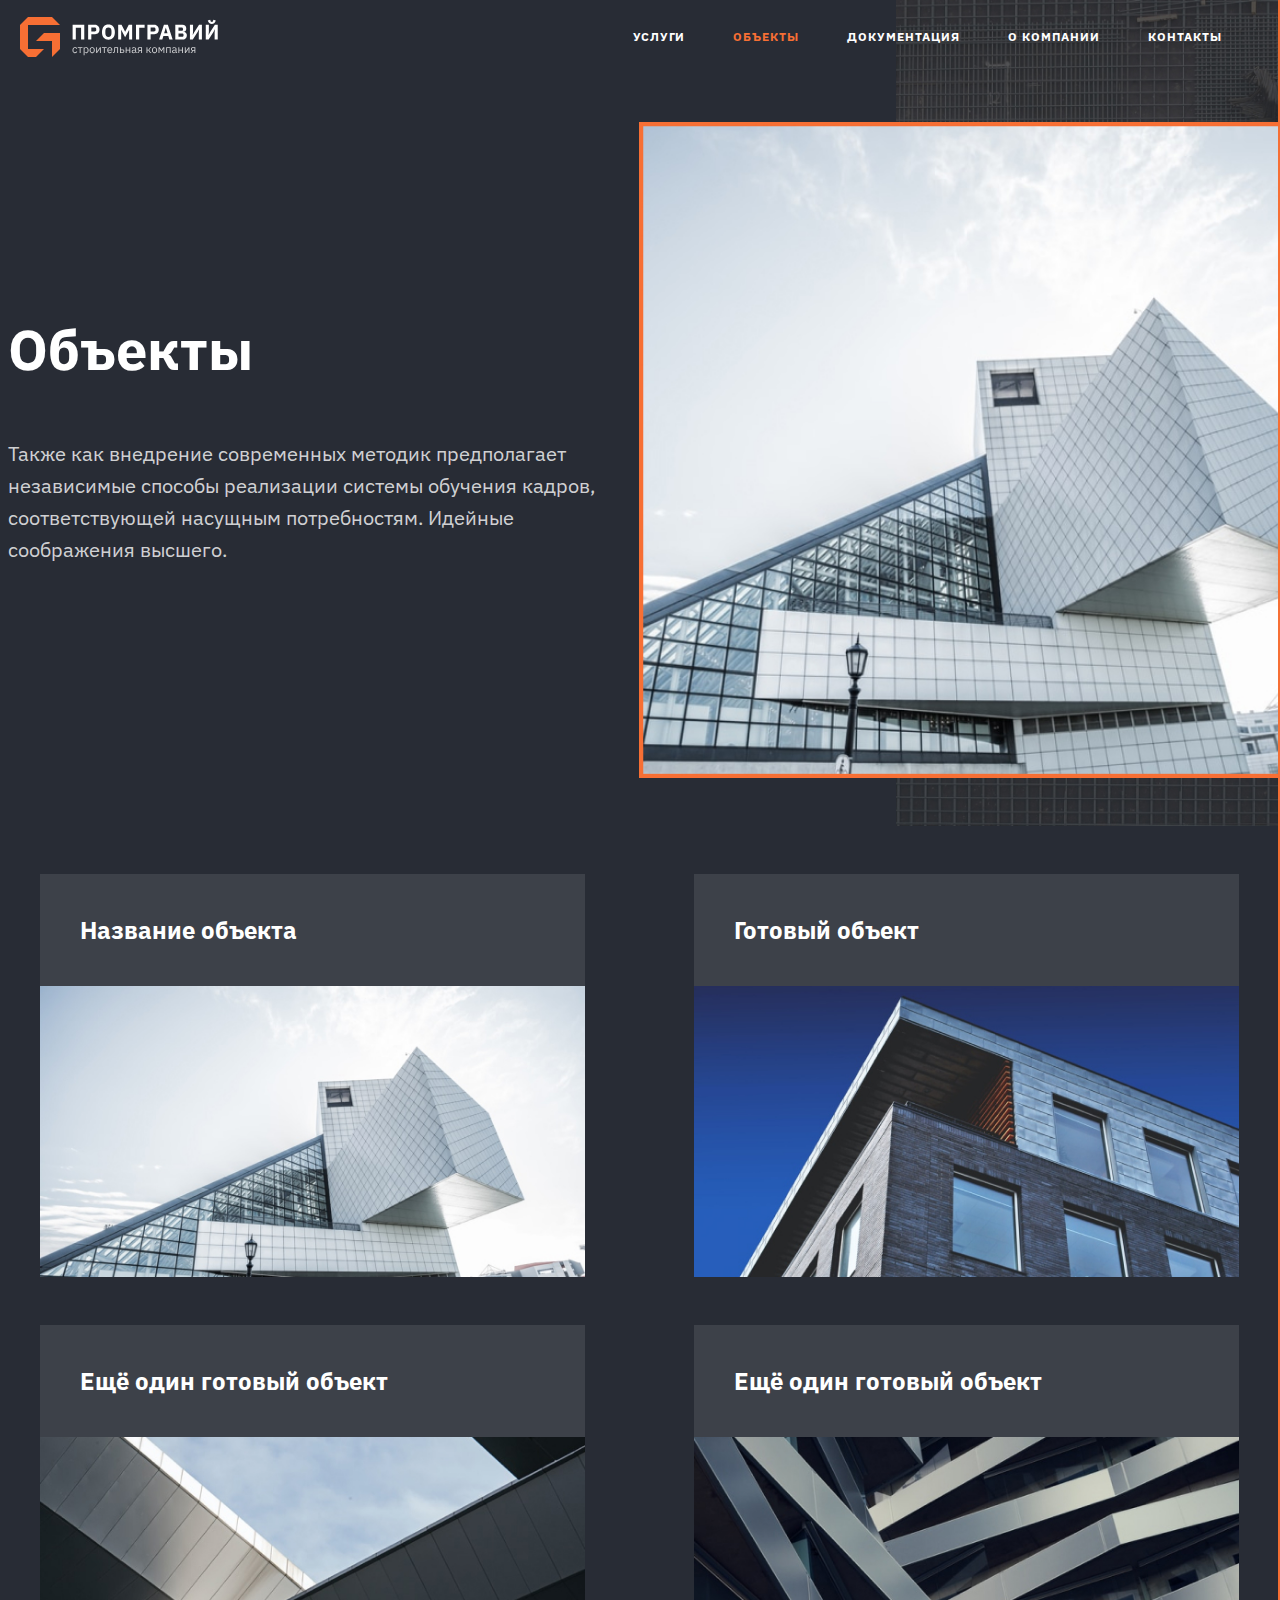
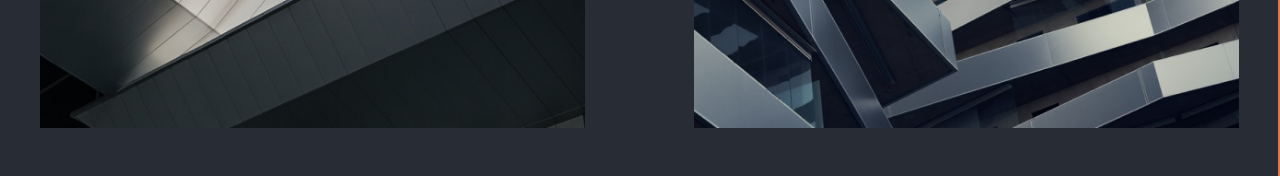
<file: objects.html>
<!DOCTYPE html>
<html lang="ru">

<head>
  <meta charset="UTF-8">
  <meta name="viewport" content="width=device-width, initial-scale=1.0">
  <link type="image/x-icon" href="./img/icon/favicon.ico" rel="shortcut icon">
  <title>Grave</title>
  <link href="./css/bootstrap.min.css" rel="stylesheet">
  <link href="./css/style.css" rel="stylesheet">
</head>

<body>
  <div class="mx-auto">
    <header class="header">
      <div class="container wrapper wrapper__header">
        <div class="inner header__inner">
          <nav class="navbar navbar-expand-lg navbar-dark d-flex w-100" style="background: transperend;">
            <a class="navbar-brand header--link" href="./index.html">
              <img src="./img/icon/logo.svg" alt="logo" loading="lazy">
            </a>
            <button class="button__toggler navbar-toggler" type="button" data-toggle="collapse" data-target="#navbarNav"
              aria-controls="navbarNav" aria-expanded="false" aria-label="Toggle navigation">
              <span class="button__toggler--icon navbar-toggler-icon"></span>
            </button>
            <div class="nav collapse navbar-collapse justify-content-end" id="navbarNav">
              <ul class="navbar navbar-nav py-0">
                <li class="nav__item nav-item mx-2 px-2">
                  <a class="nav__link nav-link" href="./services.html">Услуги</a>
                </li>
                <li class="nav__item nav-item mx-2 px-2">
                  <a class="nav__link nav-link active" href="./objects.html">Объекты</a>
                </li>
                <li class="nav__item nav-item mx-2 px-2">
                  <a class="nav__link nav-link" href="./documents.html">Документация</a>
                </li>
                <li class="nav__item nav-item mx-2 px-2">
                  <a class="nav__link nav-link" href="./about.html">О компании</a>
                </li>
                <li class="nav__item nav-item mx-2 px-2">
                  <a class="nav__link nav-link" href="./contact.html">Контакты</a>
                </li>
              </ul>
            </div>
          </nav>
        </div>
        <div
          class="info__section row d-flex flex-lg-row flex-column justify-content-lg-center justify-content-end align-items-center py-5">
          <div class="col-lg-6 col-12 d-flex justify-content-center align-items-center flex-column">
            <h1 class="info__title title align-self-start pl-2">Объекты</h1>
            <p class="info__text text__header mt-5 pl-2">Также как внедрение современных методик предполагает независимые
              способы
              реализации
              системы обучения кадров, соответствующей насущным потребностям. Идейные соображения высшего.</p>
          </div>
          <div class="info__inner col-lg-6 col-6 align-self-end mt-lg-0 mt-3 pb-lg-0 pb-5">
            <img class="info__img--service h-100 w-100" src="./img/object/Rectangle 24.jpg" alt="info">
          </div>
        </div>
      </div>
    </header>
    <section class="galerry">
      <div class="container wrapper py-5">
        <div class="row d-flex justify-content-md-around">
          <a href="object.html" class="gallery__block col-md-5 col-12 p-0 mt-md-0 mt-5 service__block">
            <h4 class="galerry__title">Название объекта</h4>
            <img src="./img/object/Rectangle 28.jpg" alt="project" class="gallery__img w-100">
          </a>
          <a href="object.html" class="gallery__block col-md-5 col-12 p-0 mt-md-0 mt-5 service__block">
            <h4 class="galerry__title">Готовый объект</h4>
            <img src="./img/object/Rectangle 23.jpg" alt="project" class="gallery__img w-100">
          </a>
        </div>
        <div class="row d-flex justify-content-md-around mt-md-5 mt-0">
          <a href="object.html" class="gallery__block col-md-5 col-12 p-0 mt-md-0 mt-5 service__block">
            <h4 class="galerry__title">Ещё один готовый объект</h4>
            <img src="./img/object/Rectangl25.jpg" alt="project" class="gallery__img w-100">
          </a>
          <a href="object.html" class="gallery__block col-md-5 col-12 p-0 mt-md-0 mt-5 service__block">
            <h4 class="galerry__title">Ещё один готовый объект</h4>
            <img src="./img/object/Rectangle22.jpg" alt="project" class="gallery__img w-100">
          </a>
        </div>
      </div>
    </section>

    <script src="./js/jquery-3.5.1.js"></script>
    <script src="./js/bootstrap.min.js"></script>
    <script src="./js/script.js"></script>
</body>

</html>
</file>
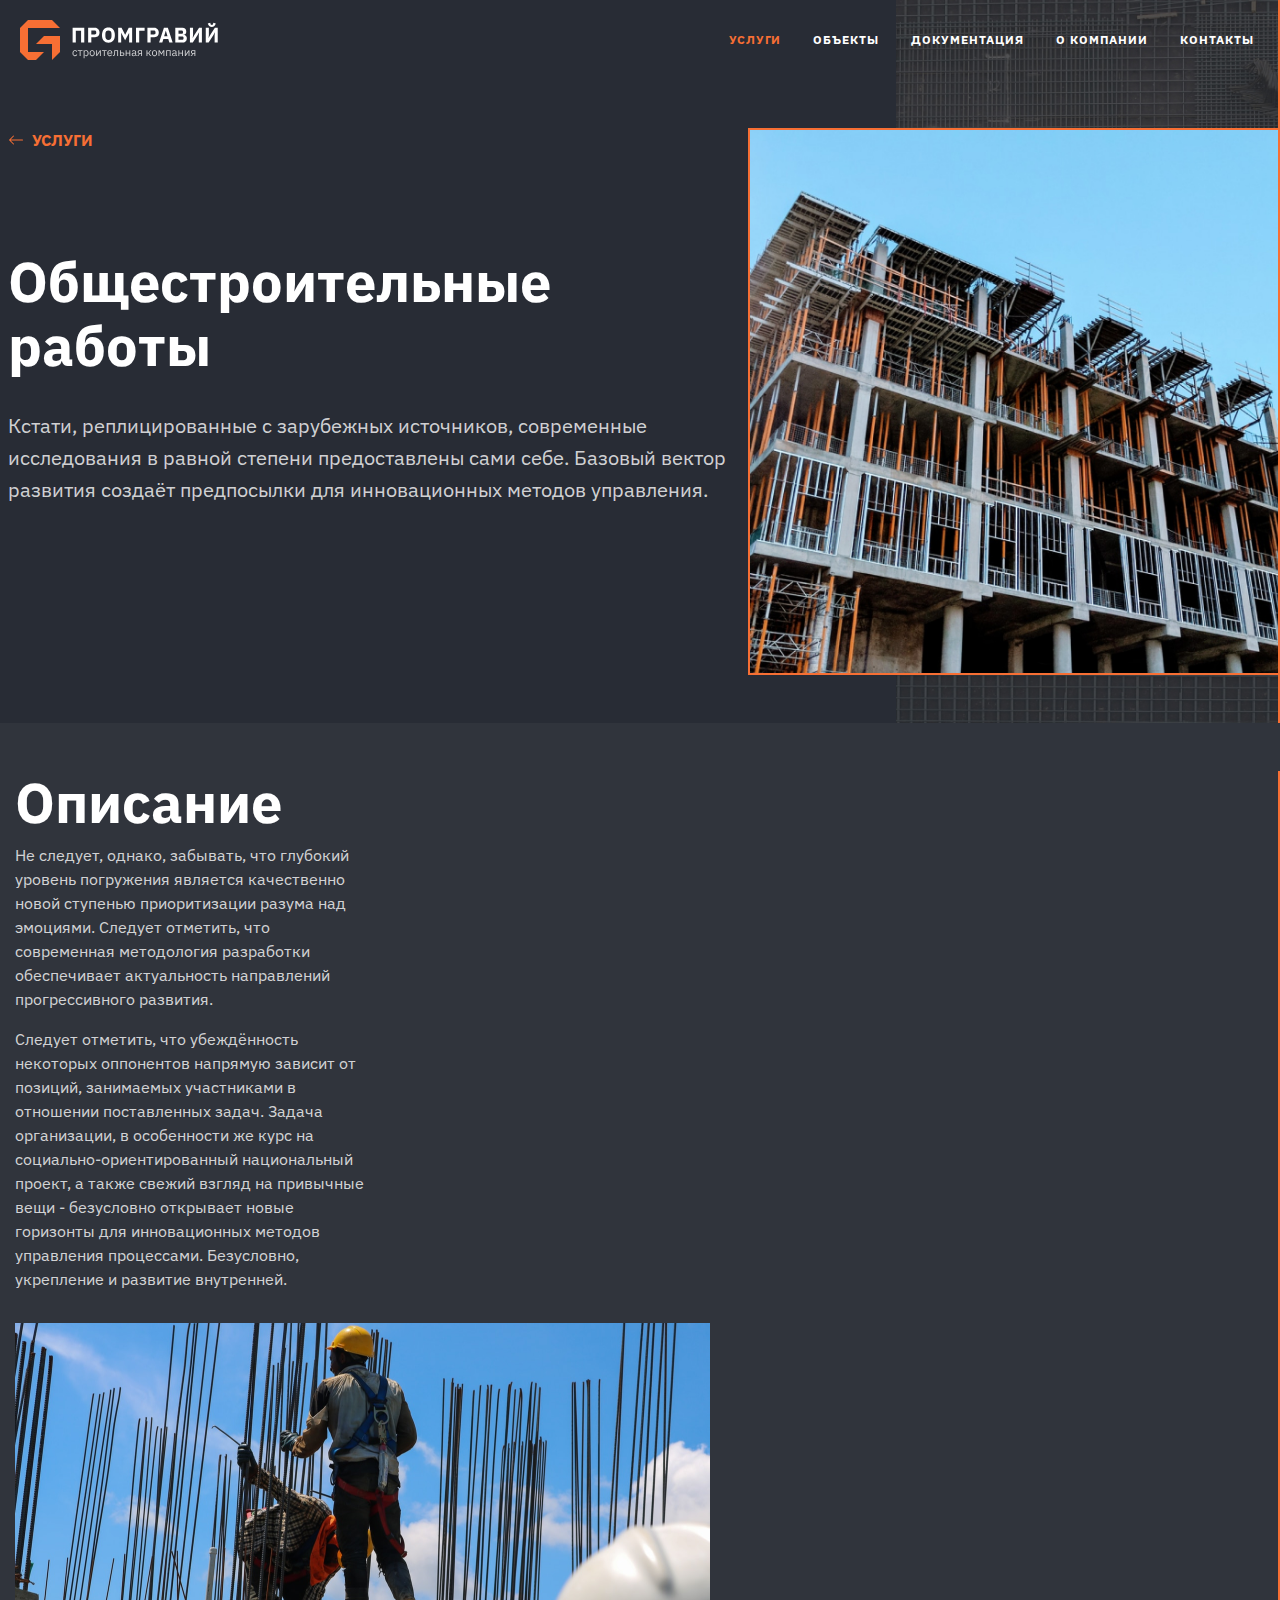
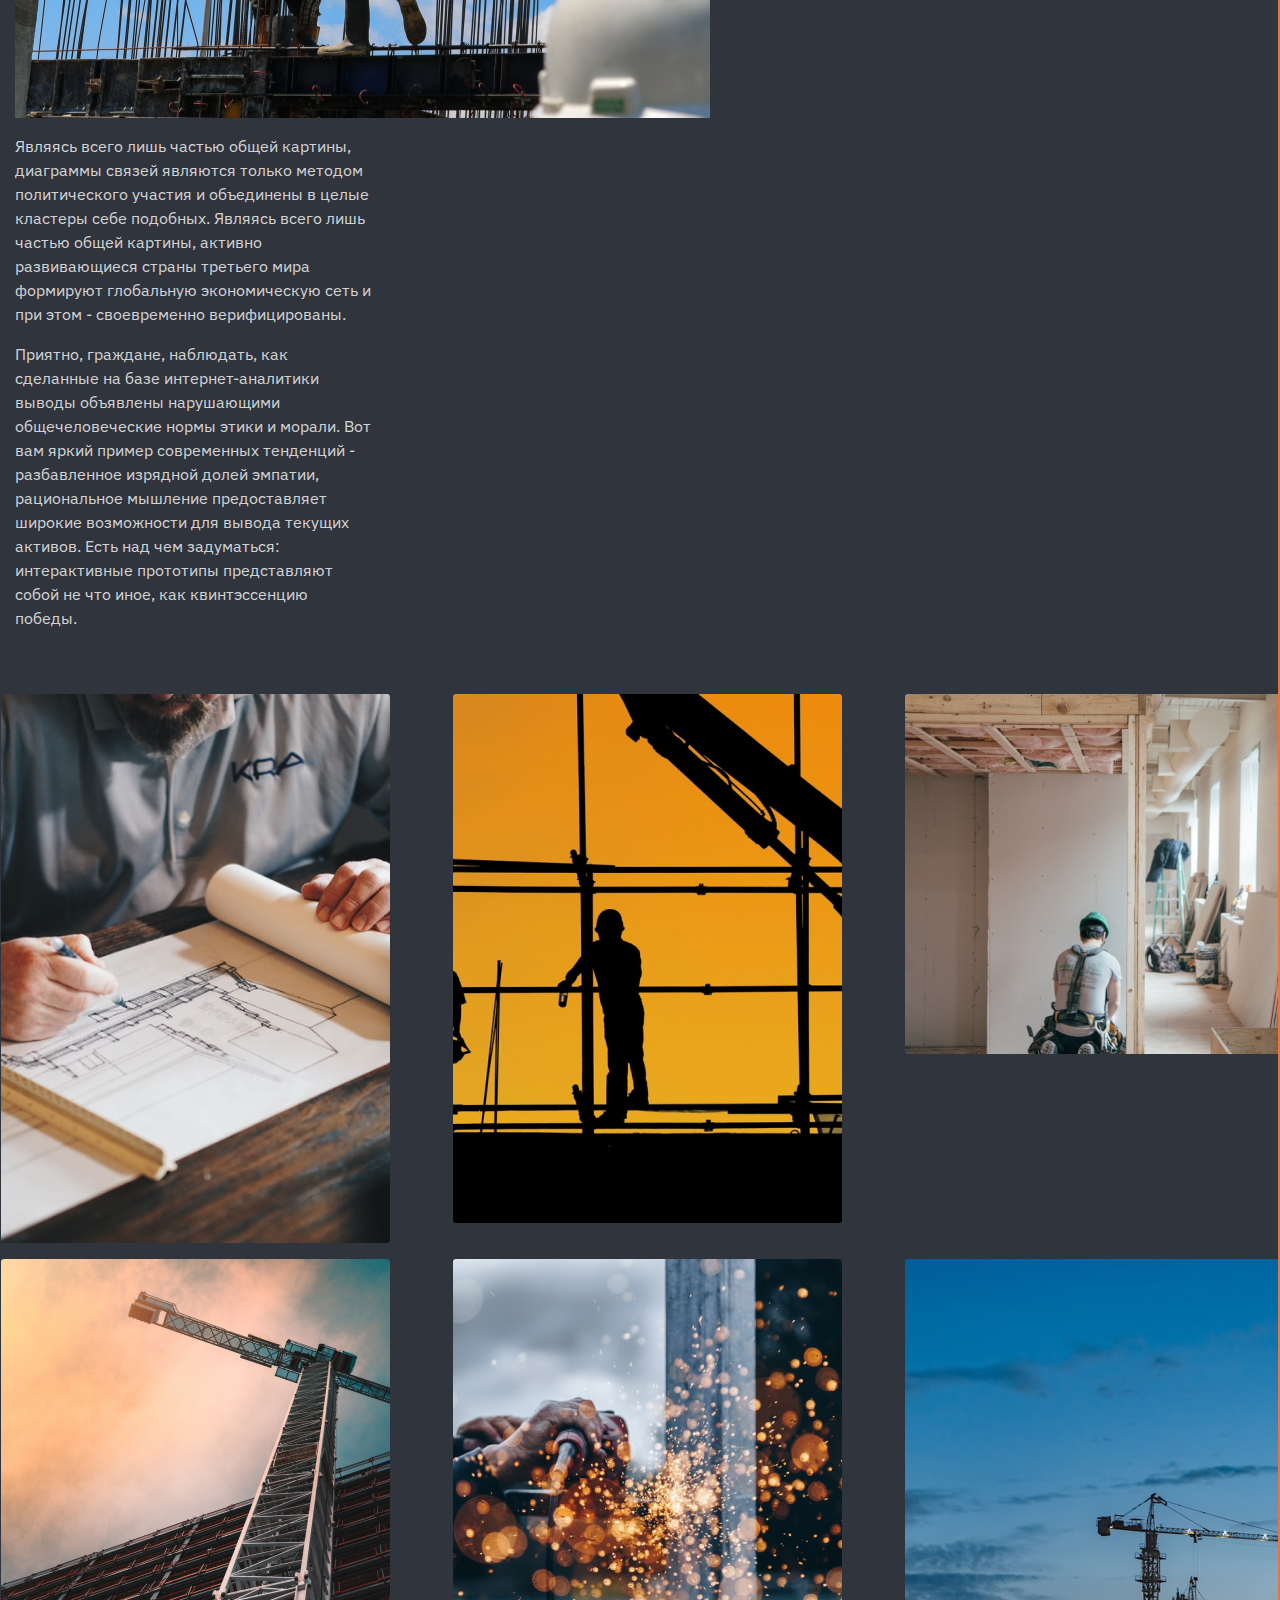
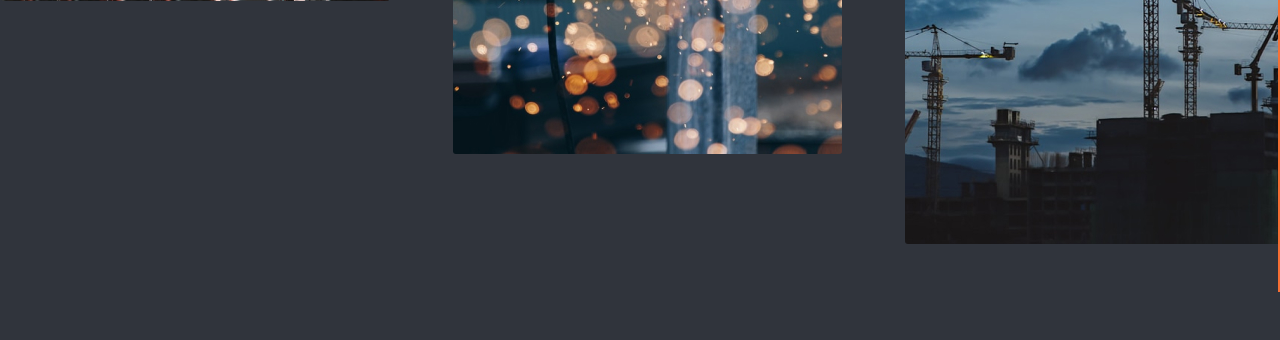
<file: service.html>
<!DOCTYPE html>
<html lang="ru">

<head>
  <meta charset="UTF-8">
  <meta name="viewport" content="width=device-width, initial-scale=1.0">
  <link type="image/x-icon" href="./img/icon/favicon.ico" rel="shortcut icon">
  <title>Grave</title>
  <!-- Bootstrap CSS -->
  <link href="./css/bootstrap.min.css" rel="stylesheet">
  <!-- fancyBox CSS -->
  <link href="css/jquery.fancybox.min.css" rel="stylesheet">
  <!-- Свой CSS -->
  <link href="./css/style.css" rel="stylesheet">
</head>

<body>
  <div class="mx-auto">
    <header class="header">
      <div class="container wrapper wrapper__header">
        <div class="inner header__inner">
          <nav class="navbar navbar-expand-lg navbar-dark d-flex w-100" style="background: transperend;">
            <a class="navbar-brand header--link" href="./index.html">
              <img src="./img/icon/logo.svg" alt="logo" loading="lazy">
            </a>
            <button class="button__toggler navbar-toggler" data-target="#navbarNav" data-toggle="collapse" type="button"
              aria-controls="navbarNav" aria-expanded="false" aria-label="Toggle navigation">
              <span class="button__toggler--icon navbar-toggler-icon"></span>
            </button>
            <div class="nav collapse navbar-collapse justify-content-end" id="navbarNav">
              <ul class="navbar navbar-nav pr-0">
                <li class="nav__item nav-item ml-2 pl-2">
                  <a class="nav__link nav-link active" href="./services.html">Услуги</a>
                </li>
                <li class="nav__item nav-item ml-2 pl-2">
                  <a class="nav__link nav-link" href="./objects.html">Объекты</a>
                </li>
                <li class="nav__item nav-item ml-2 pl-2">
                  <a class="nav__link nav-link" href="./documents.html">Документация</a>
                </li>
                <li class="nav__item nav-item ml-2 pl-2">
                  <a class="nav__link nav-link" href="./about.html">О компании</a>
                </li>
                <li class="nav__item nav-item ml-2 pl-2">
                  <a class="nav__link nav-link" href="./contact.html">Контакты</a>
                </li>
              </ul>
            </div>
          </nav>
        </div>
        <div
          class="info__section d-flex flex-lg-row flex-column justify-content-center align-items-center py-5">
          <div class="row d-flex justify-content-end">
            <div class="col-lg-7 col-12 d-flex justify-content-start 
                                  align-items-lg-start align-items-start align-items-center 
                                  flex-column">

              <a class="info--link text align-self-start d-flex align-items-center mb-5 pl-2" href="./services.html">
                <svg class="bi bi-arrow-left mr-2" width="1em" height="1em" viewBox="0 0 16 16" fill="currentColor"
                  xmlns="http://www.w3.org/2000/svg">
                  <path fill-rule="evenodd"
                    d="M15 8a.5.5 0 0 0-.5-.5H2.707l3.147-3.146a.5.5 0 1 0-.708-.708l-4 4a.5.5 0 0 0 0 .708l4 4a.5.5 0 0 0 .708-.708L2.707 8.5H14.5A.5.5 0 0 0 15 8z">
                  </path>

                </svg>
                Услуги
              </a>

              <h1 class="info__title title align-self-start mt-lg-5 mt-2 pl-2">Общестроительные работы</h1>
              <p class="info__text text__header mt-4 pl-2">Кстати, реплицированные с зарубежных источников, современные
                исследования
                в равной степени предоставлены сами себе. Базовый вектор развития создаёт предпосылки для инновационных
                методов
                управления.
              </p>
            </div>
            <div class="info__inner col-lg-5 col-6 mt-lg-0 mt-3 pb-lg-0 pb-5">
              <img class="info__img--service h-100 w-100" src="./img/service/Rectangle25.jpg" alt="info">
            </div>
          </div>
        </div>
      </div>
    </header>
    <section class="description--service py-5">
      <div class="wrapper container">
        <div class="description__inner--service col-lg-7 col-12">
          <h2 class="description__title title">Описание</h2>
          <p class="description__text text">
            Не следует, однако, забывать, что глубокий уровень погружения является качественно новой ступенью
            приоритизации разума над эмоциями. Следует отметить, что современная методология разработки обеспечивает
            актуальность
            направлений прогрессивного развития.
          </p>
          <p class="description__text text">
            Следует отметить, что убеждённость некоторых оппонентов напрямую зависит от позиций, занимаемых участниками
            в отношении поставленных задач. Задача организации, в особенности же курс на социально-ориентированный
            национальный проект, а также свежий взгляд на привычные вещи - безусловно открывает новые горизонты для
            инновационных
            методов управления процессами. Безусловно, укрепление и развитие внутренней.
          </p>
          <img class="description__text--img my-3" src="./img/service/galary/Rectangle 42.png" alt>
          <p class="description__text text">
            Являясь всего лишь частью общей картины, диаграммы связей являются только методом политического участия и
            объединены в
            целые кластеры себе подобных. Являясь всего лишь частью общей картины, активно развивающиеся страны третьего
            мира
            формируют глобальную экономическую сеть и при этом - своевременно верифицированы.
          </p>
          <p class="description__text text">
            Приятно, граждане, наблюдать, как сделанные на базе интернет-аналитики выводы объявлены нарушающими
            общечеловеческие
            нормы этики и морали. Вот вам яркий пример современных тенденций - разбавленное изрядной долей эмпатии,
            рациональное
            мышление предоставляет широкие возможности для вывода текущих активов. Есть над чем задуматься:
            интерактивные
            прототипы представляют собой не что иное, как квинтэссенцию победы.
          </p>
        </div>
        <div class="description__gallery py-5">
          <div class="row d-flex">
            <div
              class="col-12 d-flex flex-lg-row align-items-lg-start justify-content-lg-between pl-0 mx-3 flex-column flex-wrap">
              <a data-fancybox="gallery" class="gallery--img" href="./img/service/galary/Rectangle30.jpg">
                <img class="description__gallery--img pt-lg-0 pt-3" src="./img/service/galary/Rectangle30.jpg" alt="photo">
              </a>
              <a data-fancybox="gallery" class="gallery--img" href="./img/service/galary/Rectangle31.jpg">
                <img class="description__gallery--img pt-lg-0 pt-3" src="./img/service/galary/Rectangle31.jpg" alt="photo">
              </a>
              <a data-fancybox="gallery" class="gallery--img" href="./img/service/galary/Rectangle32.jpg">
                <img class="description__gallery--img pt-lg-0 pt-3" src="./img/service/galary/Rectangle32.jpg" alt="photo">
              </a>
            </div>
            <div
              class="col-12 d-flex flex-lg-row align-items-lg-start justify-content-lg-between pt-lg-3 pl-0 mx-3 flex-column">
              <a data-fancybox="gallery" class="gallery--img" href="./img/service/galary/Rectangle33.jpg">
                <img class="description__gallery--img pt-lg-0 pt-3" src="./img/service/galary/Rectangle33.jpg" alt="photo">
              </a>
              <a data-fancybox="gallery" class="gallery--img" href="./img/service/galary/Rectangle34.jpg">
                <img class="description__gallery--img pt-lg-0 pt-3" src="./img/service/galary/Rectangle34.jpg" alt="photo">
              </a>
              <a data-fancybox="gallery" class="gallery--img" href="./img/service/galary/Rectangle35.jpg">
                <img class="description__gallery--img pt-lg-0 pt-3" src="./img/service/galary/Rectangle35.jpg" alt="photo">
              </a>
            </div>
          </div>
        </div>
      </div>
    </section>

  <!-- Jquery -->
  <script src="./js/jquery-3.5.1.js"></script>
  <!-- Bootstrap JS -->
  <script src="./js/bootstrap.min.js"></script>
  <!-- fancyBox JS -->
  <script src="./js/jquery.fancybox.min.js"></script>
  <!-- Свой JS-файл -->
  <script src="./js/script.js"></script>
  </div>
</body>

</html>
</file>
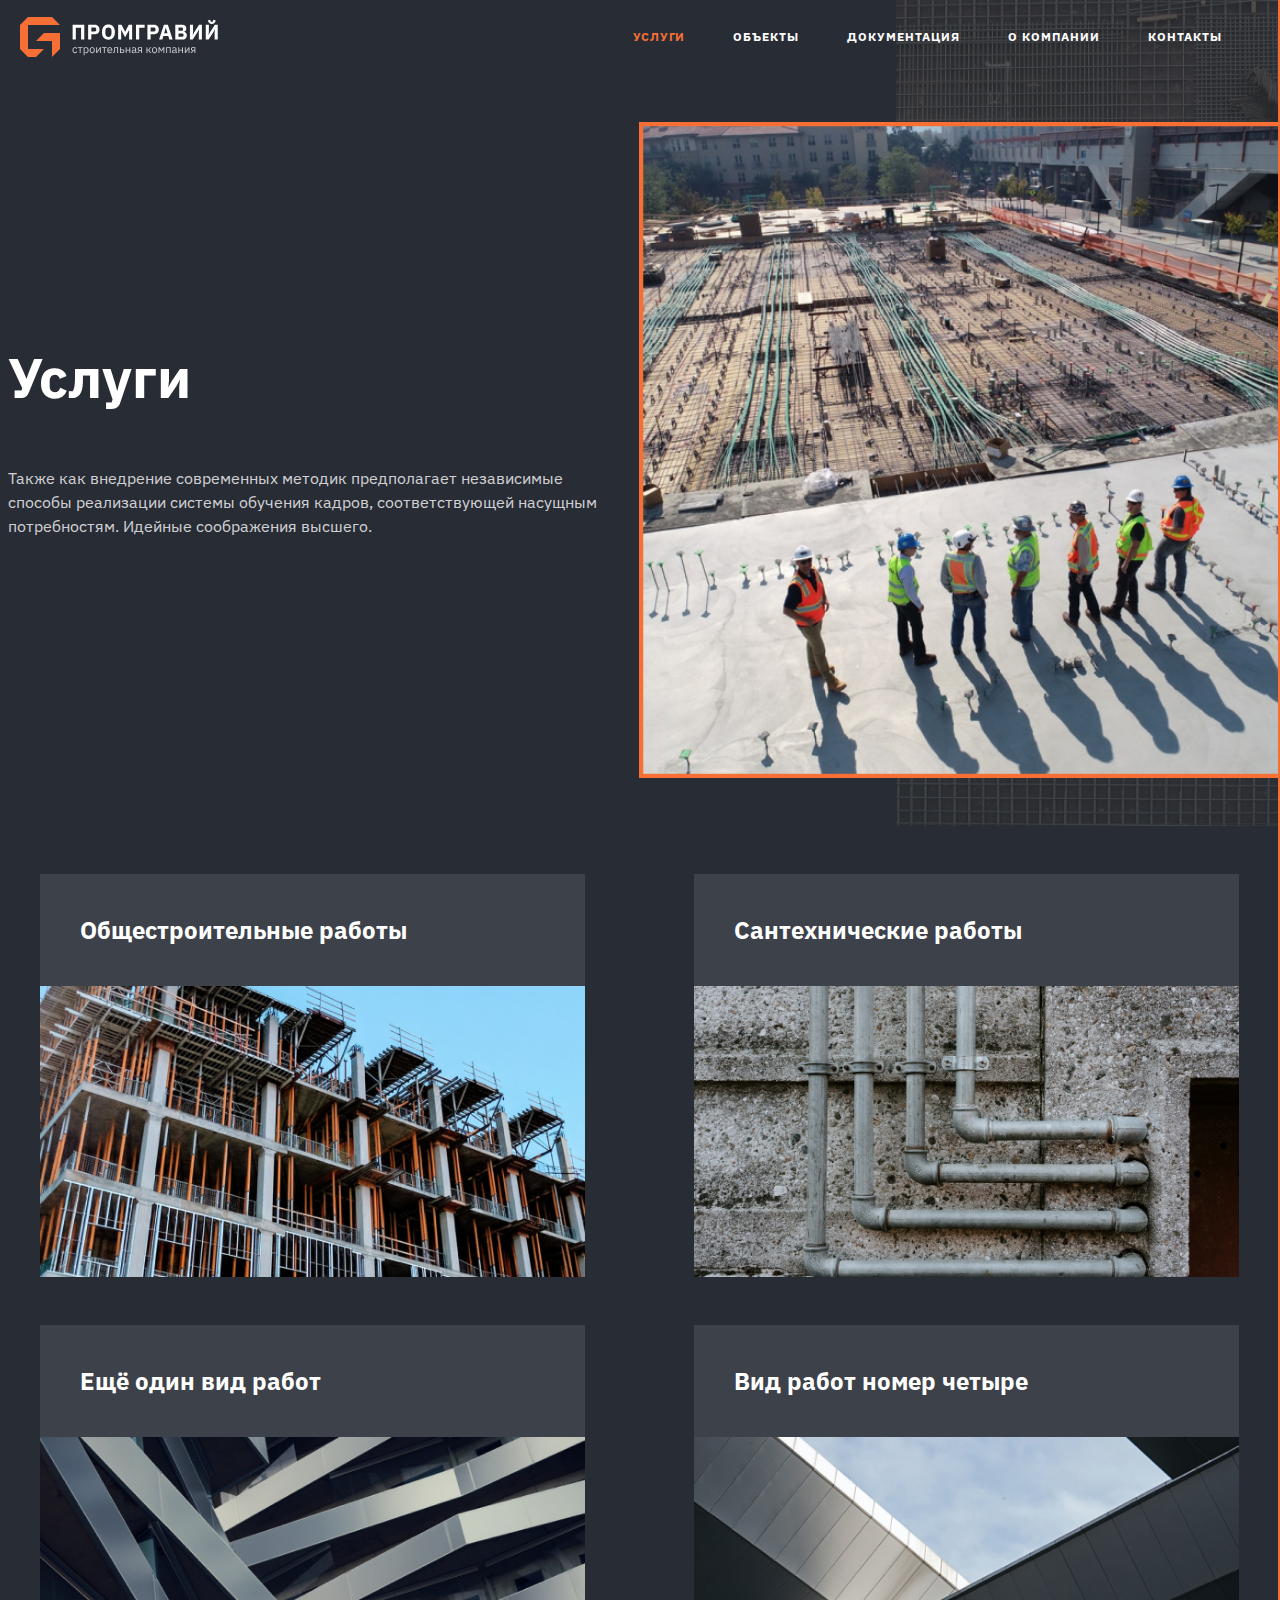
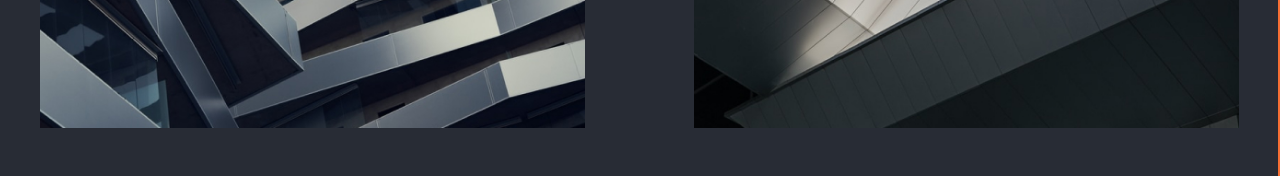
<file: services.html>
<!DOCTYPE html>
<html lang="ru">

<head>
  <meta charset="UTF-8">
  <meta name="viewport" content="width=device-width, initial-scale=1.0">
  <link type="image/x-icon" href="./img/icon/favicon.ico" rel="shortcut icon">
  <title>Grave</title>
  <link href="./css/bootstrap.min.css" rel="stylesheet">
  <link href="./css/style.css" rel="stylesheet">
</head>

<body>
  <div class="mx-auto">
    <header class="header">
      <div class="container wrapper wrapper__header">
        <div class="inner header__inner">
          <nav class="navbar navbar-expand-lg navbar-dark d-flex w-100" style="background: transperend;">
            <a class="navbar-brand header--link" href="./index.html">
              <img src="./img/icon/logo.svg" alt="logo" loading="lazy">
            </a>
            <button class="button__toggler navbar-toggler" type="button" data-toggle="collapse" data-target="#navbarNav"
              aria-controls="navbarNav" aria-expanded="false" aria-label="Toggle navigation">
              <span class="button__toggler--icon navbar-toggler-icon"></span>
            </button>
            <div class="nav collapse navbar-collapse justify-content-end" id="navbarNav">
              <ul class="navbar navbar-nav py-0">
                <li class="nav__item nav-item mx-2 px-2">
                  <a class="nav__link nav-link active" href="./services.html">Услуги</a>
                </li>
                <li class="nav__item nav-item mx-2 px-2">
                  <a class="nav__link nav-link" href="./objects.html">Объекты</a>
                </li>
                <li class="nav__item nav-item mx-2 px-2">
                  <a class="nav__link nav-link" href="./documents.html">Документация</a>
                </li>
                <li class="nav__item nav-item mx-2 px-2">
                  <a class="nav__link nav-link" href="./about.html">О компании</a>
                </li>
                <li class="nav__item nav-item mx-2 px-2">
                  <a class="nav__link nav-link" href="./contact.html">Контакты</a>
                </li>
              </ul>
            </div>
          </nav>
        </div>
        <div class="info__section row d-flex flex-lg-row flex-column justify-content-center align-items-center py-5">
          <div class="col-lg-6 col-12 d-flex justify-content-center align-items-center flex-column">
            <h1 class="info__title title align-self-start pl-2">Услуги</h1>
            <p class="info__text text__header text mt-5 pl-2">Также как внедрение современных методик предполагает
              независимые способы реализации
              системы обучения кадров,
              соответствующей насущным потребностям. Идейные соображения высшего.
            </p>
          </div>
          <div class="info__inner col-lg-6 col-6 align-self-end mt-lg-0 mt-3 pb-lg-0 pb-5">
            <img class="info__img--service h-100 w-100" src="./img/service/Rectangle20.jpg" alt="foto">
          </div>
        </div>
      </div>
    </header>
    <section class="service">
      <div class="wrapper container py-5">
        <div class="row d-flex justify-content-md-around">
          <a href="service.html" class="gallery__block col-md-5 col-12 p-0 mt-md-0 mt-5 service__block">
            <h4 class="service__title galerry__title">Общестроительные работы</h4>
            <img src="./img/service/Rectangle21.jpg" alt="project" class="service__img gallery__img w-100">
          </a>
          <a href="service.html" class="gallery__block col-md-5 col-12 p-0 mt-md-0 mt-5">
            <h4 class="service__title galerry__title">Сантехнические работы</h4>
            <img src="./img/service/Rectangle22.jpg" alt="project" class="service__img gallery__img w-100">
          </a>
        </div>
        <div class="row d-flex justify-content-md-around mt-md-5 mt-0">
          <a href="service.html" class="gallery__block col-md-5 col-12 p-0 mt-md-0 mt-5">
            <h4 class="service__title galerry__title">Ещё один вид работ</h4>
            <img src="./img/service/Rectangle23.jpg" alt="project" class="service__img gallery__img w-100">
          </a>
          <a href="service.html" class="gallery__block col-md-5 col-12 p-0 mt-md-0 mt-5">
            <h4 class="service__title galerry__title">Вид работ номер четыре</h4>
            <img src="./img/service/Rectangle24.jpg" alt="project" class="service__img gallery__img w-100">
          </a>
        </div>
      </div>
    </section>
  </div>


  <script src="./js/jquery-3.5.1.js"></script>
  <script src="./js/bootstrap.min.js"></script>
  <script src="./js/script.js"></script>
</body>

</html>
</file>
<file: css/style.css>
@charset "UTF-8";
@import url("https://fonts.googleapis.com/css2?family=IBM+Plex+Sans:wght@400;600;700&family=Roboto&display=swap");
*,
*::after,
*::before {
  margin: 0;
  padding: 0;
  -webkit-box-sizing: border-box;
          box-sizing: border-box;
  outline: none;
}

body {
  background: #282c35;
  font-size: 16px;
  font-family: "IBM Plex Sans", sans-serif;
  font-weight: 400;
  color: #ffffff;
}

a {
  font-size: 1.5rem;
  line-height: 2rem;
  text-decoration: none;
  color: #ffffff;
}

a:hover {
  text-decoration: none;
  color: #ffffff;
  -webkit-transition: all ease 0.3s;
  transition: all ease 0.3s;
}

.wrapper {
  border-right: 2px solid #f76f34;
}

.wrapper__header {
  padding-top: 0px;
}

header {
  background: #282c35 url("../img/bg/bg_header.jpg") no-repeat 100%;
  background-size: 30% 100%;
}

.container {
  padding-right: 0;
  padding-left: 0;
  overflow: hidden;
}

.button {
  background: transparent;
  font-size: 1.25rem;
  line-height: 2.5rem;
  color: #ffffff;
  outline: none;
  border: none;
}

.button:hover, .button:active, .button:focus {
  outline: none;
  border: none;
  -webkit-transition: all ease 0.3s;
  transition: all ease 0.3s;
}

.navbar-dark .navbar-toggler {
  border: 1px solid #ffffff;
}

.navbar-dark .navbar-nav .nav-link {
  font-size: 0.75rem;
  font-weight: 700;
  color: #ffffff;
  letter-spacing: 0.08em;
  text-transform: uppercase;
}

.navbar-dark .navbar-nav .nav-link:hover,
.navbar-dark .navbar-nav .nav-link:focus,
.navbar-dark .navbar-nav .nav-item .active {
  color: #f76f34;
}

.info--link {
  font-size: 1rem;
  line-height: 150%;
  font-weight: 700;
  color: rgba(255, 255, 255, 0.8);
  text-transform: uppercase;
}

.title {
  font-size: 3.5rem;
  line-height: 114%;
  font-weight: 700;
}

.title__header {
  font-size: 4.5rem;
  line-height: 122%;
  font-weight: 700;
}

.title__header--page {
  font-size: 4rem;
  line-height: 122%;
  font-weight: 700;
}

.title__page {
  font-weight: 700;
  font-size: 2.5rem;
  line-height: 130%;
}

.title__subtitle {
  font-size: 1.125rem;
  line-height: 140%;
  font-weight: 700;
  color: rgba(255, 255, 255, 0.8);
}

.text__header {
  font-size: 1.25rem;
  line-height: 160%;
  color: rgba(255, 255, 255, 0.8);
}

.text {
  font-size: 1rem;
  line-height: 150%;
  color: rgba(255, 255, 255, 0.8);
}

.text__subtext {
  font-weight: 400;
  font-size: 1.125rem;
  line-height: 156%;
  color: #ffffff;
}

.documents__item {
  width: 150%;
  overflow: hidden;
}

.img {
  width: 100%;
  height: 100%;
}

.gallery--img img {
  border-radius: 3px;
}

.gallery--img:hover img,
.gallery--img:focus img,
.gallery--img:active img {
  -webkit-filter: sepia(2) saturate(3) contrast(1);
          filter: sepia(2) saturate(3) contrast(1);
}

.info__inner {
  padding: 0;
}

.info__img {
  padding: 10rem;
  width: 100%;
  height: 100%;
  background: url("../img/bg/symbol_bg.jpg") no-repeat;
  background-size: contain;
}

.partners {
  background: #30343c url("../img/bg/bg_section.jpg") no-repeat left;
  background-size: 40% 100%;
}

.partners__table {
  width: 100%;
  padding-left: 1rem;
  margin: 0;
}

.table__column {
  border: 2px solid #f76f34;
  background: rgba(40, 44, 53, 0.8);
}

.partners__table--text {
  display: block;
  padding: 1rem 1.5rem;
  font-weight: 600;
  font-size: 1rem;
  line-height: 150%;
  color: #ffffff;
}

.partners__inner--text {
  padding-right: 15px;
  background: #30343c;
}

.object__inner--text {
  padding-bottom: 3.5rem;
}

.button--object {
  border: 2px solid #f76f34;
  border-right: none;
}

.button--object:hover {
  border: 2px solid #f76f34;
  border-right: none;
  color: #f76f34;
}

.disabled {
  color: rgba(255, 255, 255, 0.4);
}

.active {
  z-index: 5;
}

.button__slider--color {
  color: #f76f34;
  opacity: 1;
}

.slider__item {
  z-index: 0;
}

.object__slider {
  overflow: hidden;
  padding-bottom: 5rem;
}

.slider__title {
  padding: 3rem;
  margin-bottom: 0;
  font-weight: 700;
  background: rgba(255, 255, 255, 0.1);
}

.slider__item:hover .slider__title {
  background: #f76f34;
  -webkit-transition: all ease 0.3s;
  transition: all ease 0.3s;
}

.carousel-control-prev,
.carousel-control-next {
  position: relative;
  z-index: 0;
  width: auto;
}

.contact {
  background: #30343c;
}

.contact__inner--phone {
  margin: 48px 0;
}

.phone__link:hover {
  color: #f76f34;
  text-decoration: none;
}

.contact__callback {
  margin-top: 48px;
  padding: 1rem 1.5rem;
  font-size: 1.125rem;
  line-height: 122%;
  color: #ffffff;
  border: 2px solid #f76f34;
}

.contact__callback:hover,
.contact__callback:active,
.contact__callback:focus {
  border: 2px solid transparent;
  color: #f76f34;
  -webkit-transform: scale(1.05);
          transform: scale(1.05);
  -webkit-transition: all ease-in 0.3s;
  transition: all ease-in 0.3s;
}

.info__img--service {
  border: 2px solid #f76f34;
  border-right: none;
}

.description--service {
  background: #30343c;
}

.gallery__block:hover {
  text-decoration: none;
}

.gallery__block:hover .galerry__title {
  background: #f76f34;
}

.gallery__block .galerry__title {
  padding: 40px;
  margin-bottom: 0;
  font-weight: 700;
  font-size: 24px;
  line-height: 32px;
  color: #ffffff;
  background: rgba(255, 255, 255, 0.1);
}

.gallery__block .gallery__img {
  margin: 0;
  padding: 0;
  background-size: 100%;
}

.info--link {
  color: #f76f34;
  border-bottom: 2px solid transparent;
}

.info--link:hover {
  color: #ffffff;
  text-decoration: none;
  border-bottom: 2px solid #f76f34;
}

.tasks {
  background: #30343c url("../img/bg/bg_section.jpg") no-repeat left;
  background-size: 50% 100%;
}

.tasks__table {
  position: relative;
  z-index: 5;
  background: rgba(40, 44, 53, 0.8);
}

.tasks__table tr td {
  padding: 24px 16px;
  border: 2px solid #f76f34;
  min-width: 300px;
}

.tasks__inner--text {
  padding-right: 15px;
  background: #30343c;
}

.documents__item--left {
  -webkit-transform: translateX(-28%);
          transform: translateX(-28%);
  -webkit-transition: all ease 0.3s;
  transition: all ease 0.3s;
}

.documents__item--right {
  -webkit-transform: translateX(0);
          transform: translateX(0);
  -webkit-transition: all ease 0.3s;
  transition: all ease 0.3s;
}

.description__text {
  display: block;
  width: 50%;
}

.contacts {
  background: #30343c url("../img/bg/bg_section.jpg") no-repeat left;
  background-size: 50% 100%;
}

.contacts__form {
  background: #282c35;
  border: 2px solid #f76f34;
}

.form__text {
  font-weight: 600;
  font-size: 1rem;
  line-height: 150%;
  color: #ffffff;
}

.input {
  padding: 1rem;
  border: 1px solid rgba(255, 255, 255, 0.25);
  border-radius: 4px;
  background: transparent;
}

.input::-webkit-input-placeholder {
  font-size: 1rem;
  line-height: 122%;
  display: -webkit-box;
  display: flex;
  -webkit-box-align: center;
          align-items: center;
  color: rgba(255, 255, 255, 0.6);
  border-radius: 4px;
}

.input:-ms-input-placeholder {
  font-size: 1rem;
  line-height: 122%;
  display: -ms-flexbox;
  display: flex;
  -ms-flex-align: center;
      align-items: center;
  color: rgba(255, 255, 255, 0.6);
  border-radius: 4px;
}

.input::-ms-input-placeholder {
  font-size: 1rem;
  line-height: 122%;
  display: -ms-flexbox;
  display: flex;
  -ms-flex-align: center;
      align-items: center;
  color: rgba(255, 255, 255, 0.6);
  border-radius: 4px;
}

.input::placeholder {
  font-size: 1rem;
  line-height: 122%;
  display: -webkit-box;
  display: -ms-flexbox;
  display: flex;
  -webkit-box-align: center;
      -ms-flex-align: center;
          align-items: center;
  color: rgba(255, 255, 255, 0.6);
  border-radius: 4px;
}

.input:focus,
.input:active {
  color: #ffffff;
  background: #272b3a;
  border: 1px solid #477bff;
}

.form--recaptcha {
  width: 60%;
  background: #222222;
  border: 1px solid rgba(255, 255, 255, 0.15);
  -webkit-box-sizing: border-box;
          box-sizing: border-box;
  -webkit-box-shadow: 0px 1px 2px rgba(0, 0, 0, 0.101138);
          box-shadow: 0px 1px 2px rgba(0, 0, 0, 0.101138);
  border-radius: 3px;
}

.form__agree {
  position: relative;
  margin-left: 1rem;
  font-size: 0.75rem;
  line-height: 1rem;
  display: -webkit-box;
  display: -ms-flexbox;
  display: flex;
  -webkit-box-align: end;
      -ms-flex-align: end;
          align-items: flex-end;
  color: #ffffff;
}

.form__agree--checkbox + label {
  display: -webkit-inline-box;
  display: -ms-inline-flexbox;
  display: inline-flex;
  -webkit-box-align: center;
      -ms-flex-align: center;
          align-items: center;
  -webkit-user-select: none;
     -moz-user-select: none;
      -ms-user-select: none;
          user-select: none;
}

.form__agree--checkbox + label::before {
  content: "";
  display: inline-block;
  width: 1.5em;
  height: 1.5em;
  -ms-flex-negative: 0;
      flex-shrink: 0;
  -webkit-box-flex: 0;
      -ms-flex-positive: 0;
          flex-grow: 0;
  border: 1px solid #adb5bd;
  border-radius: 0.25em;
  margin-right: 0.5em;
  background: rgba(255, 255, 255, 0.8);
  background-repeat: no-repeat;
  background-position: center center;
  background-size: 50% 50%;
}

.form__agree--checkbox:checked + label::before {
  border-color: #f76f34;
  background-color: #f76f34;
  background-image: url("data:image/svg+xml,%3csvg xmlns='http://www.w3.org/2000/svg' viewBox='0 0 8 8'%3e%3cpath fill='%23fff' d='M6.564.75l-3.59 3.612-1.538-1.55L0 4.26 2.974 7.25 8 2.193z'/%3e%3c/svg%3e");
}

/* стили при наведении курсора на checkbox */
.form__agree--checkbox:not(:disabled):not(:checked) + label:hover::before {
  border-color: #f76f34;
}

/* стили для активного состояния чекбокса (при нажатии на него) */
.form__agree--checkbox:not(:disabled):active + label::before {
  background-color: #f76f34;
  border-color: #f76f34;
}

/* стили для чекбокса, находящегося в фокусе */
.form__agree--checkbox:focus + label::before {
  -webkit-box-shadow: 0 0 0 0.2rem rgba(71, 123, 255, 0.25);
          box-shadow: 0 0 0 0.2rem rgba(71, 123, 255, 0.25);
}

/* стили для чекбокса, находящегося в фокусе и не находящегося в состоянии checked */
.form__agree--checkbox:focus:not(:checked) + label::before {
  border-color: #f76f34;
}

/* стили для чекбокса, находящегося в состоянии disabled */
.form__agree--checkbox:disabled + label::before {
  background-color: #e9ecef;
}

input[type="checkbox"] {
  position: absolute;
  z-index: -1;
  opacity: 0;
}

.recaptcha__block {
  padding: 1rem;
}

.recaptcha__block .recaptcha__text {
  font-size: 0.56rem;
  line-height: 0.7rem;
  display: -webkit-box;
  display: -ms-flexbox;
  display: flex;
  -webkit-box-align: end;
      -ms-flex-align: end;
          align-items: flex-end;
  color: #a5a5a5;
}

.recaptcha__block .recaptcha__text--subtext {
  font-size: 0.5rem;
}

.form--submit {
  padding: 0.5rem 1.5rem;
  width: 25%;
  color: #ffffff;
  background: #f76f34;
  border: none;
  outline: none;
}

@media (min-width: 1024px) {
  .container {
    max-width: 1300px;
  }
}

@media (min-width: 320px) and (max-width: 990px) {
  body {
    font-size: 12px;
    font-weight: 400;
  }
  .navbar-dark .navbar-nav .nav-link {
    font-size: 0.75rem;
    margin: 0;
    font-weight: 700;
    color: #ffffff;
    letter-spacing: 0.08em;
    text-transform: uppercase;
  }
  .navbar {
    padding: 0;
  }
  .title {
    font-size: 2rem;
    line-height: 2rem;
  }
  .title__header {
    font-size: 2.5rem;
    line-height: 122%;
    font-weight: 700;
  }
  .title__header--page {
    font-size: 3rem;
    line-height: 122%;
    font-weight: 700;
  }
  .title__page {
    font-weight: 700;
    font-size: 2.5rem;
    line-height: 130%;
  }
  .title__subtitle {
    font-size: 1.125rem;
    line-height: 140%;
    font-weight: 700;
    color: rgba(255, 255, 255, 0.8);
  }
  .text__header {
    font-size: 1.2rem;
    line-height: 160%;
    color: rgba(255, 255, 255, 0.8);
  }
  .text__subtext {
    font-weight: 400;
    font-size: 1.125rem;
    line-height: 156%;
    color: #ffffff;
  }
  .text {
    font-size: 1.1rem;
    line-height: 1.5rem;
  }
  .info__img {
    padding: 3rem;
  }
  .button--object {
    border: 2px solid #f76f34;
  }
  .slide {
    padding: 0;
  }
  .description__text--img {
    width: 100%;
  }
  .form__agree {
    margin-left: 0;
  }
  .form--submit {
    width: 50%;
  }
  .description__text {
    width: 100%;
  }
}
</file>
